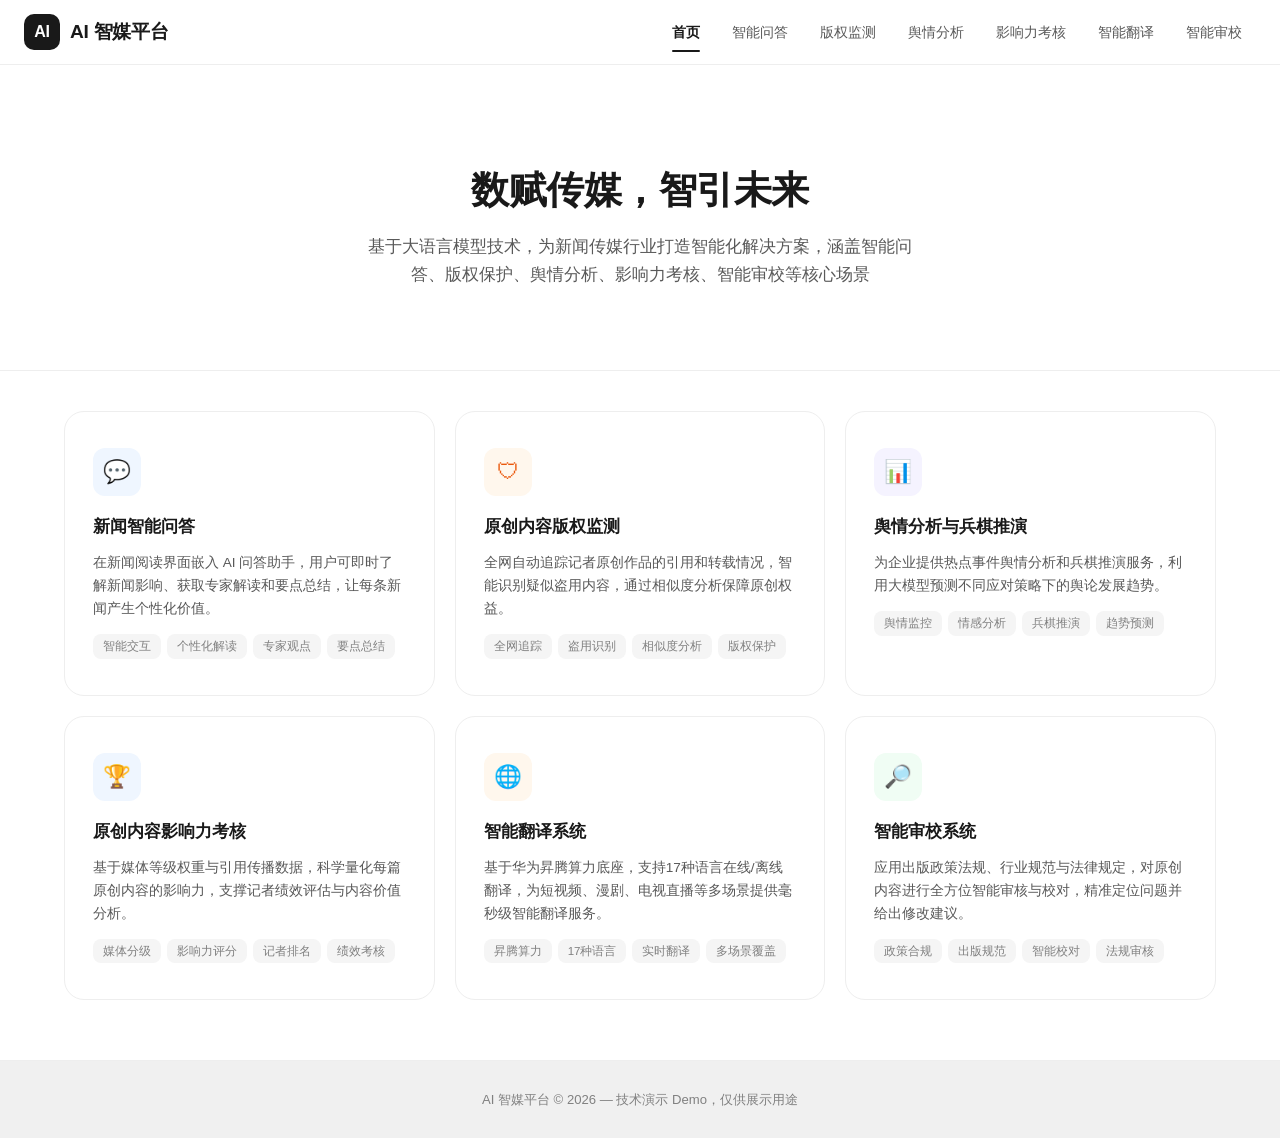
<file: index.html>
<!DOCTYPE html>
<html lang="zh-CN">
<head>
  <meta charset="UTF-8">
  <meta name="viewport" content="width=device-width, initial-scale=1.0">
  <title>AI 智媒平台 - 演示</title>
  <link rel="stylesheet" href="css/style.css">
</head>
<body>
  <nav class="navbar">
    <div class="navbar-inner">
      <a href="index.html" class="navbar-brand">
        <div class="logo-icon">AI</div>
        AI 智媒平台
      </a>
      <div class="navbar-links">
        <a href="index.html" class="active">首页</a>
        <a href="news-qa.html">智能问答</a>
        <a href="copyright.html">版权监测</a>
        <a href="opinion.html">舆情分析</a>
        <a href="influence.html">影响力考核</a>
        <a href="translation.html">智能翻译</a>
        <a href="proofreading.html">智能审校</a>
      </div>
    </div>
  </nav>

  <section class="hero">
    <h1>数赋传媒，智引未来</h1>
    <p>基于大语言模型技术，为新闻传媒行业打造智能化解决方案，涵盖智能问答、版权保护、舆情分析、影响力考核、智能审校等核心场景</p>
  </section>

  <section class="features">
    <a href="news-qa.html" class="feature-card">
      <div class="card-icon blue">&#x1F4AC;</div>
      <h3>新闻智能问答</h3>
      <p>在新闻阅读界面嵌入 AI 问答助手，用户可即时了解新闻影响、获取专家解读和要点总结，让每条新闻产生个性化价值。</p>
      <div class="card-tags">
        <span class="tag">智能交互</span>
        <span class="tag">个性化解读</span>
        <span class="tag">专家观点</span>
        <span class="tag">要点总结</span>
      </div>
    </a>
    <a href="copyright.html" class="feature-card">
      <div class="card-icon orange">&#x1F6E1;</div>
      <h3>原创内容版权监测</h3>
      <p>全网自动追踪记者原创作品的引用和转载情况，智能识别疑似盗用内容，通过相似度分析保障原创权益。</p>
      <div class="card-tags">
        <span class="tag">全网追踪</span>
        <span class="tag">盗用识别</span>
        <span class="tag">相似度分析</span>
        <span class="tag">版权保护</span>
      </div>
    </a>
    <a href="opinion.html" class="feature-card">
      <div class="card-icon purple">&#x1F4CA;</div>
      <h3>舆情分析与兵棋推演</h3>
      <p>为企业提供热点事件舆情分析和兵棋推演服务，利用大模型预测不同应对策略下的舆论发展趋势。</p>
      <div class="card-tags">
        <span class="tag">舆情监控</span>
        <span class="tag">情感分析</span>
        <span class="tag">兵棋推演</span>
        <span class="tag">趋势预测</span>
      </div>
    </a>
    <a href="influence.html" class="feature-card">
      <div class="card-icon blue">&#x1F3C6;</div>
      <h3>原创内容影响力考核</h3>
      <p>基于媒体等级权重与引用传播数据，科学量化每篇原创内容的影响力，支撑记者绩效评估与内容价值分析。</p>
      <div class="card-tags">
        <span class="tag">媒体分级</span>
        <span class="tag">影响力评分</span>
        <span class="tag">记者排名</span>
        <span class="tag">绩效考核</span>
      </div>
    </a>
    <a href="translation.html" class="feature-card">
      <div class="card-icon orange">&#x1F310;</div>
      <h3>智能翻译系统</h3>
      <p>基于华为昇腾算力底座，支持17种语言在线/离线翻译，为短视频、漫剧、电视直播等多场景提供毫秒级智能翻译服务。</p>
      <div class="card-tags">
        <span class="tag">昇腾算力</span>
        <span class="tag">17种语言</span>
        <span class="tag">实时翻译</span>
        <span class="tag">多场景覆盖</span>
      </div>
    </a>
    <a href="proofreading.html" class="feature-card">
      <div class="card-icon green">&#x1F50E;</div>
      <h3>智能审校系统</h3>
      <p>应用出版政策法规、行业规范与法律规定，对原创内容进行全方位智能审核与校对，精准定位问题并给出修改建议。</p>
      <div class="card-tags">
        <span class="tag">政策合规</span>
        <span class="tag">出版规范</span>
        <span class="tag">智能校对</span>
        <span class="tag">法规审核</span>
      </div>
    </a>
  </section>

  <footer class="footer">
    <p>AI 智媒平台 &copy; 2026 &mdash; 技术演示 Demo，仅供展示用途</p>
  </footer>
</body>
</html>
</file>
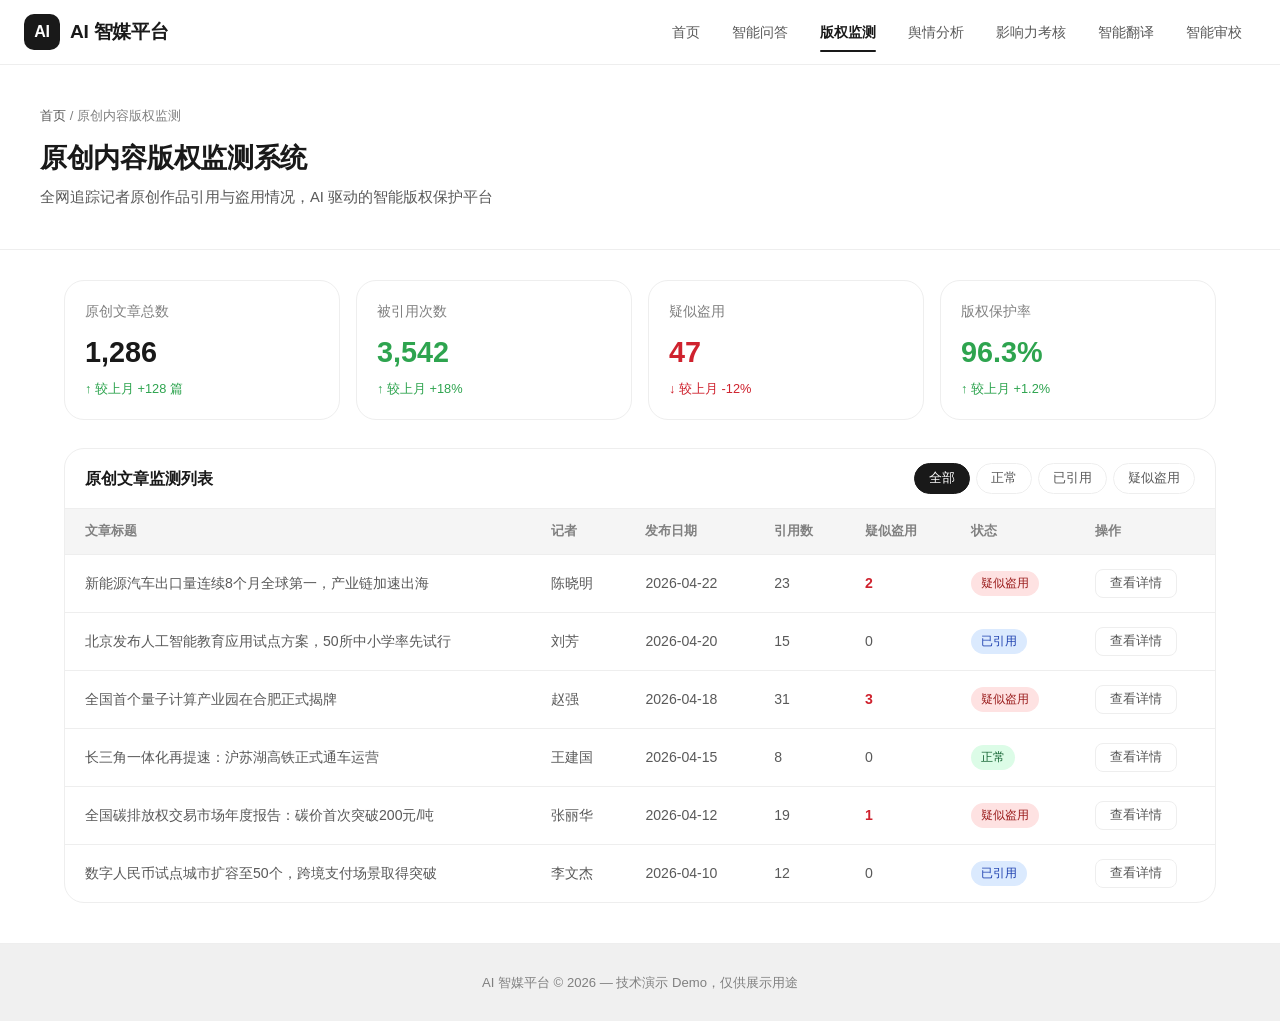
<file: copyright.html>
<!DOCTYPE html>
<html lang="zh-CN">
<head>
  <meta charset="UTF-8">
  <meta name="viewport" content="width=device-width, initial-scale=1.0">
  <title>原创内容版权监测 - AI 智媒平台</title>
  <link rel="stylesheet" href="css/style.css">
</head>
<body>
  <nav class="navbar">
    <div class="navbar-inner">
      <a href="index.html" class="navbar-brand">
        <div class="logo-icon">AI</div>
        AI 智媒平台
      </a>
      <div class="navbar-links">
        <a href="index.html">首页</a>
        <a href="news-qa.html">智能问答</a>
        <a href="copyright.html" class="active">版权监测</a>
        <a href="opinion.html">舆情分析</a>
        <a href="influence.html">影响力考核</a>
        <a href="translation.html">智能翻译</a>
        <a href="proofreading.html">智能审校</a>
      </div>
    </div>
  </nav>

  <div class="page-header">
    <div class="page-header-inner">
      <div class="breadcrumb"><a href="index.html">首页</a> / 原创内容版权监测</div>
      <h1>原创内容版权监测系统</h1>
      <p>全网追踪记者原创作品引用与盗用情况，AI 驱动的智能版权保护平台</p>
    </div>
  </div>

  <div class="dashboard">
    <div class="stats-grid">
      <div class="stat-card">
        <div class="stat-label">原创文章总数</div>
        <div class="stat-value" style="color:var(--primary)">1,286</div>
        <div class="stat-change up">&#x2191; 较上月 +128 篇</div>
      </div>
      <div class="stat-card">
        <div class="stat-label">被引用次数</div>
        <div class="stat-value" style="color:var(--success)">3,542</div>
        <div class="stat-change up">&#x2191; 较上月 +18%</div>
      </div>
      <div class="stat-card">
        <div class="stat-label">疑似盗用</div>
        <div class="stat-value" style="color:var(--danger)">47</div>
        <div class="stat-change down">&#x2193; 较上月 -12%</div>
      </div>
      <div class="stat-card">
        <div class="stat-label">版权保护率</div>
        <div class="stat-value" style="color:var(--success)">96.3%</div>
        <div class="stat-change up">&#x2191; 较上月 +1.2%</div>
      </div>
    </div>

    <div class="table-container">
      <div class="table-toolbar">
        <h3>原创文章监测列表</h3>
        <div class="filter-btns">
          <button class="filter-btn active" data-filter="all">全部</button>
          <button class="filter-btn" data-filter="normal">正常</button>
          <button class="filter-btn" data-filter="cited">已引用</button>
          <button class="filter-btn" data-filter="suspect">疑似盗用</button>
        </div>
      </div>
      <table class="data-table">
        <thead>
          <tr>
            <th>文章标题</th>
            <th>记者</th>
            <th>发布日期</th>
            <th>引用数</th>
            <th>疑似盗用</th>
            <th>状态</th>
            <th>操作</th>
          </tr>
        </thead>
        <tbody id="articleTableBody"></tbody>
      </table>
    </div>
  </div>

  <div class="modal-overlay" id="modalOverlay">
    <div class="modal">
      <div class="modal-header">
        <h3 id="modalTitle">文章详情</h3>
        <button class="modal-close" id="modalClose">&#x2715;</button>
      </div>
      <div class="modal-body" id="modalBody"></div>
    </div>
  </div>

  <footer class="footer">
    <p>AI 智媒平台 &copy; 2026 &mdash; 技术演示 Demo，仅供展示用途</p>
  </footer>
  <script src="js/copyright.js"></script>
</body>
</html>
</file>
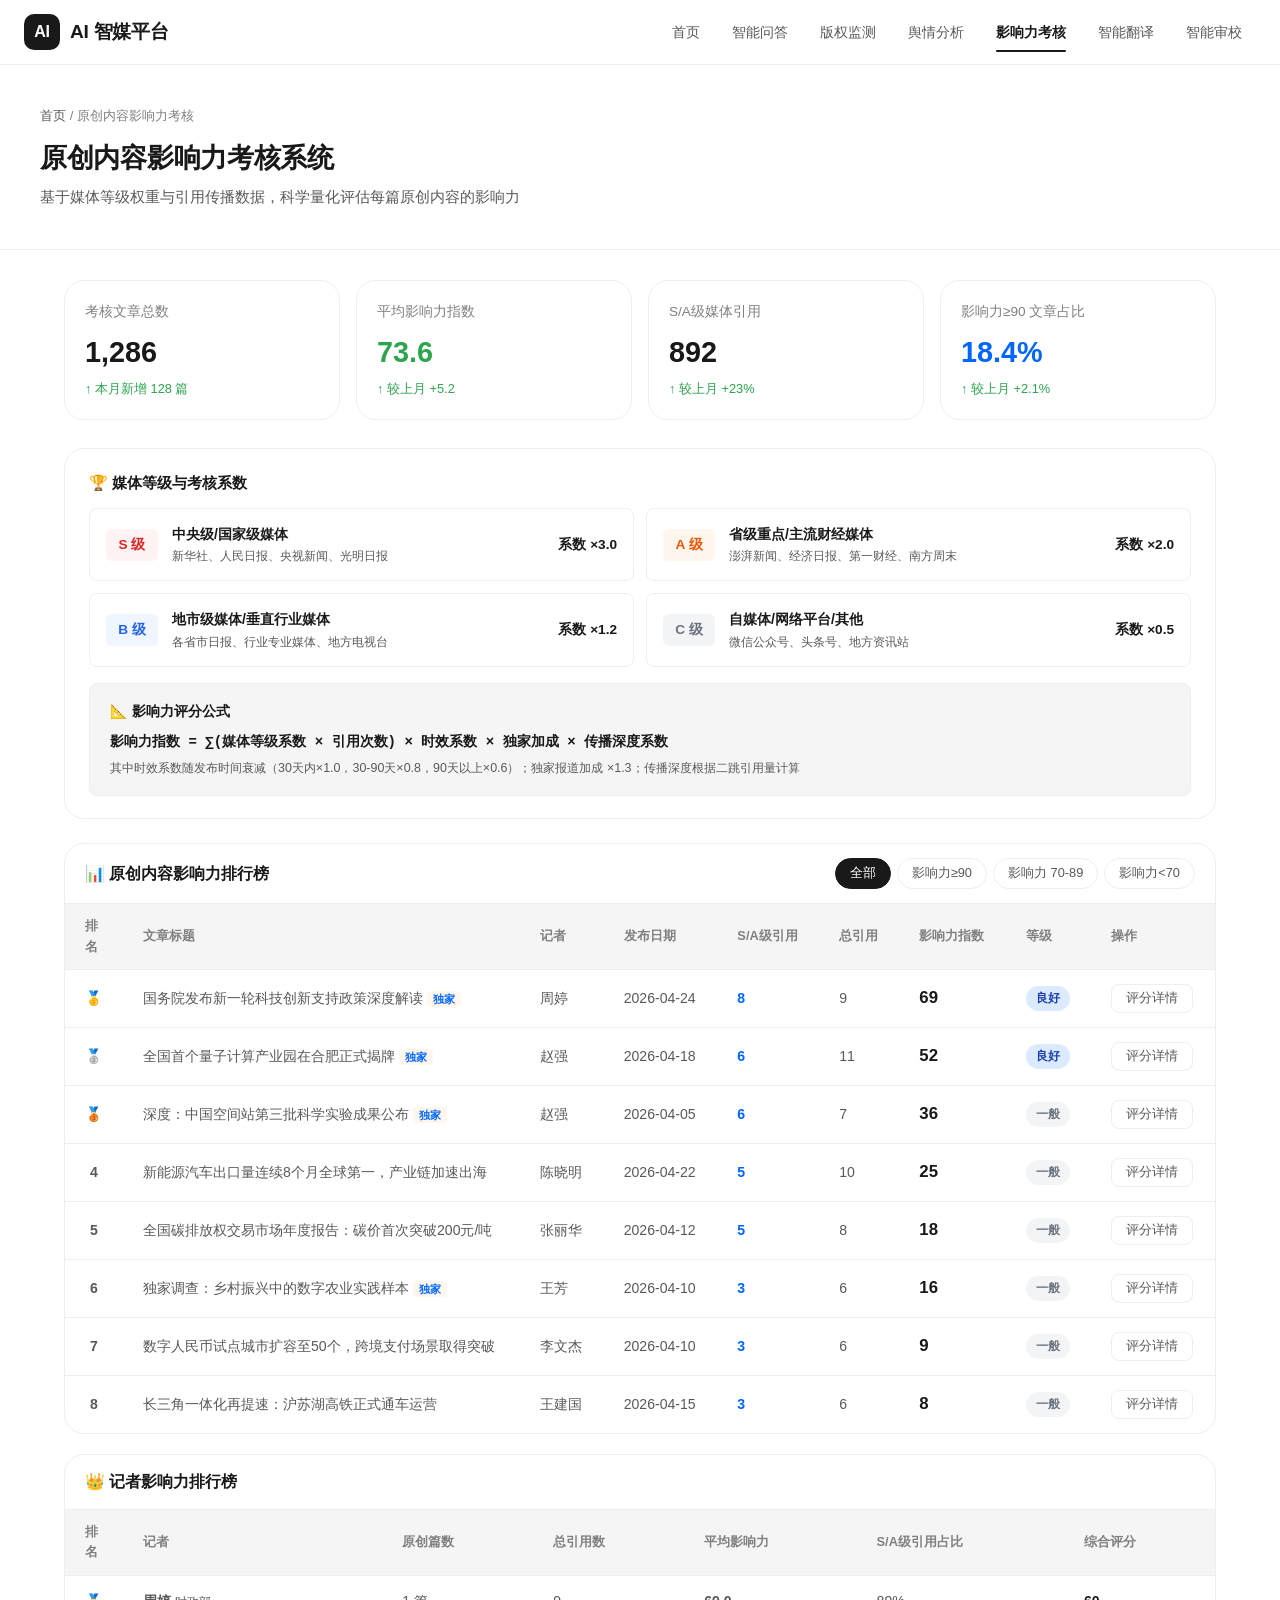
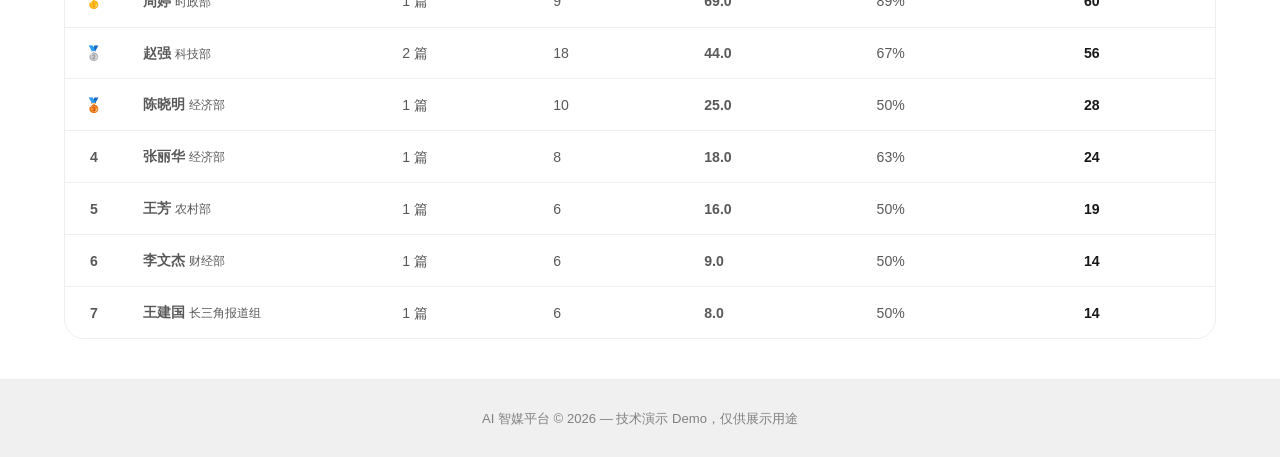
<file: influence.html>
<!DOCTYPE html>
<html lang="zh-CN">
<head>
  <meta charset="UTF-8">
  <meta name="viewport" content="width=device-width, initial-scale=1.0">
  <title>原创内容影响力考核 - AI 智媒平台</title>
  <link rel="stylesheet" href="css/style.css">
</head>
<body>
  <nav class="navbar">
    <div class="navbar-inner">
      <a href="index.html" class="navbar-brand">
        <div class="logo-icon">AI</div>
        AI 智媒平台
      </a>
      <div class="navbar-links">
        <a href="index.html">首页</a>
        <a href="news-qa.html">智能问答</a>
        <a href="copyright.html">版权监测</a>
        <a href="opinion.html">舆情分析</a>
        <a href="influence.html" class="active">影响力考核</a>
        <a href="translation.html">智能翻译</a>
        <a href="proofreading.html">智能审校</a>
      </div>
    </div>
  </nav>

  <div class="page-header">
    <div class="page-header-inner">
      <div class="breadcrumb"><a href="index.html">首页</a> / 原创内容影响力考核</div>
      <h1>原创内容影响力考核系统</h1>
      <p>基于媒体等级权重与引用传播数据，科学量化评估每篇原创内容的影响力</p>
    </div>
  </div>

  <div class="dashboard">

    <!-- Stats -->
    <div class="stats-grid" style="grid-template-columns:repeat(4,1fr)">
      <div class="stat-card">
        <div class="stat-label">考核文章总数</div>
        <div class="stat-value" style="color:var(--primary)">1,286</div>
        <div class="stat-change up">&#x2191; 本月新增 128 篇</div>
      </div>
      <div class="stat-card">
        <div class="stat-label">平均影响力指数</div>
        <div class="stat-value" style="color:var(--success)">73.6</div>
        <div class="stat-change up">&#x2191; 较上月 +5.2</div>
      </div>
      <div class="stat-card">
        <div class="stat-label">S/A级媒体引用</div>
        <div class="stat-value" style="color:var(--purple)">892</div>
        <div class="stat-change up">&#x2191; 较上月 +23%</div>
      </div>
      <div class="stat-card">
        <div class="stat-label">影响力&ge;90 文章占比</div>
        <div class="stat-value" style="color:var(--accent)">18.4%</div>
        <div class="stat-change up">&#x2191; 较上月 +2.1%</div>
      </div>
    </div>

    <!-- Media Tier Legend -->
    <div class="tier-legend-card">
      <h3 style="font-size:0.95rem;margin-bottom:12px">&#x1F3C6; 媒体等级与考核系数</h3>
      <div class="tier-grid">
        <div class="tier-item tier-s">
          <div class="tier-badge">S 级</div>
          <div class="tier-info">
            <div class="tier-name">中央级/国家级媒体</div>
            <div class="tier-examples">新华社、人民日报、央视新闻、光明日报</div>
          </div>
          <div class="tier-coeff">系数 &times;3.0</div>
        </div>
        <div class="tier-item tier-a">
          <div class="tier-badge">A 级</div>
          <div class="tier-info">
            <div class="tier-name">省级重点/主流财经媒体</div>
            <div class="tier-examples">澎湃新闻、经济日报、第一财经、南方周末</div>
          </div>
          <div class="tier-coeff">系数 &times;2.0</div>
        </div>
        <div class="tier-item tier-b">
          <div class="tier-badge">B 级</div>
          <div class="tier-info">
            <div class="tier-name">地市级媒体/垂直行业媒体</div>
            <div class="tier-examples">各省市日报、行业专业媒体、地方电视台</div>
          </div>
          <div class="tier-coeff">系数 &times;1.2</div>
        </div>
        <div class="tier-item tier-c">
          <div class="tier-badge">C 级</div>
          <div class="tier-info">
            <div class="tier-name">自媒体/网络平台/其他</div>
            <div class="tier-examples">微信公众号、头条号、地方资讯站</div>
          </div>
          <div class="tier-coeff">系数 &times;0.5</div>
        </div>
      </div>
      <div class="formula-box">
        <div class="formula-title">&#x1F4D0; 影响力评分公式</div>
        <div class="formula-text">影响力指数 = &sum;(媒体等级系数 &times; 引用次数) &times; 时效系数 &times; 独家加成 &times; 传播深度系数</div>
        <div class="formula-desc">其中时效系数随发布时间衰减（30天内&times;1.0，30-90天&times;0.8，90天以上&times;0.6）；独家报道加成 &times;1.3；传播深度根据二跳引用量计算</div>
      </div>
    </div>

    <!-- Ranking Table -->
    <div class="table-container">
      <div class="table-toolbar">
        <h3>&#x1F4CA; 原创内容影响力排行榜</h3>
        <div class="filter-btns">
          <button class="filter-btn active" data-filter="all">全部</button>
          <button class="filter-btn" data-filter="90">影响力&ge;90</button>
          <button class="filter-btn" data-filter="70">影响力 70-89</button>
          <button class="filter-btn" data-filter="low">影响力&lt;70</button>
        </div>
      </div>
      <table class="data-table">
        <thead>
          <tr>
            <th style="width:50px">排名</th>
            <th>文章标题</th>
            <th>记者</th>
            <th>发布日期</th>
            <th>S/A级引用</th>
            <th>总引用</th>
            <th>影响力指数</th>
            <th>等级</th>
            <th>操作</th>
          </tr>
        </thead>
        <tbody id="rankTableBody"></tbody>
      </table>
    </div>

    <!-- Journalist Leaderboard -->
    <div class="table-container" style="margin-top:20px">
      <div class="table-toolbar">
        <h3>&#x1F451; 记者影响力排行榜</h3>
      </div>
      <table class="data-table">
        <thead>
          <tr>
            <th style="width:50px">排名</th>
            <th>记者</th>
            <th>原创篇数</th>
            <th>总引用数</th>
            <th>平均影响力</th>
            <th>S/A级引用占比</th>
            <th>综合评分</th>
          </tr>
        </thead>
        <tbody id="journalistTableBody"></tbody>
      </table>
    </div>
  </div>

  <!-- Detail Modal -->
  <div class="modal-overlay" id="modalOverlay">
    <div class="modal" style="max-width:880px">
      <div class="modal-header">
        <h3 id="modalTitle">影响力详情</h3>
        <button class="modal-close" id="modalClose">&#x2715;</button>
      </div>
      <div class="modal-body" id="modalBody"></div>
    </div>
  </div>

  <footer class="footer">
    <p>AI 智媒平台 &copy; 2026 &mdash; 技术演示 Demo，仅供展示用途</p>
  </footer>
  <script src="js/influence.js"></script>
</body>
</html>
</file>
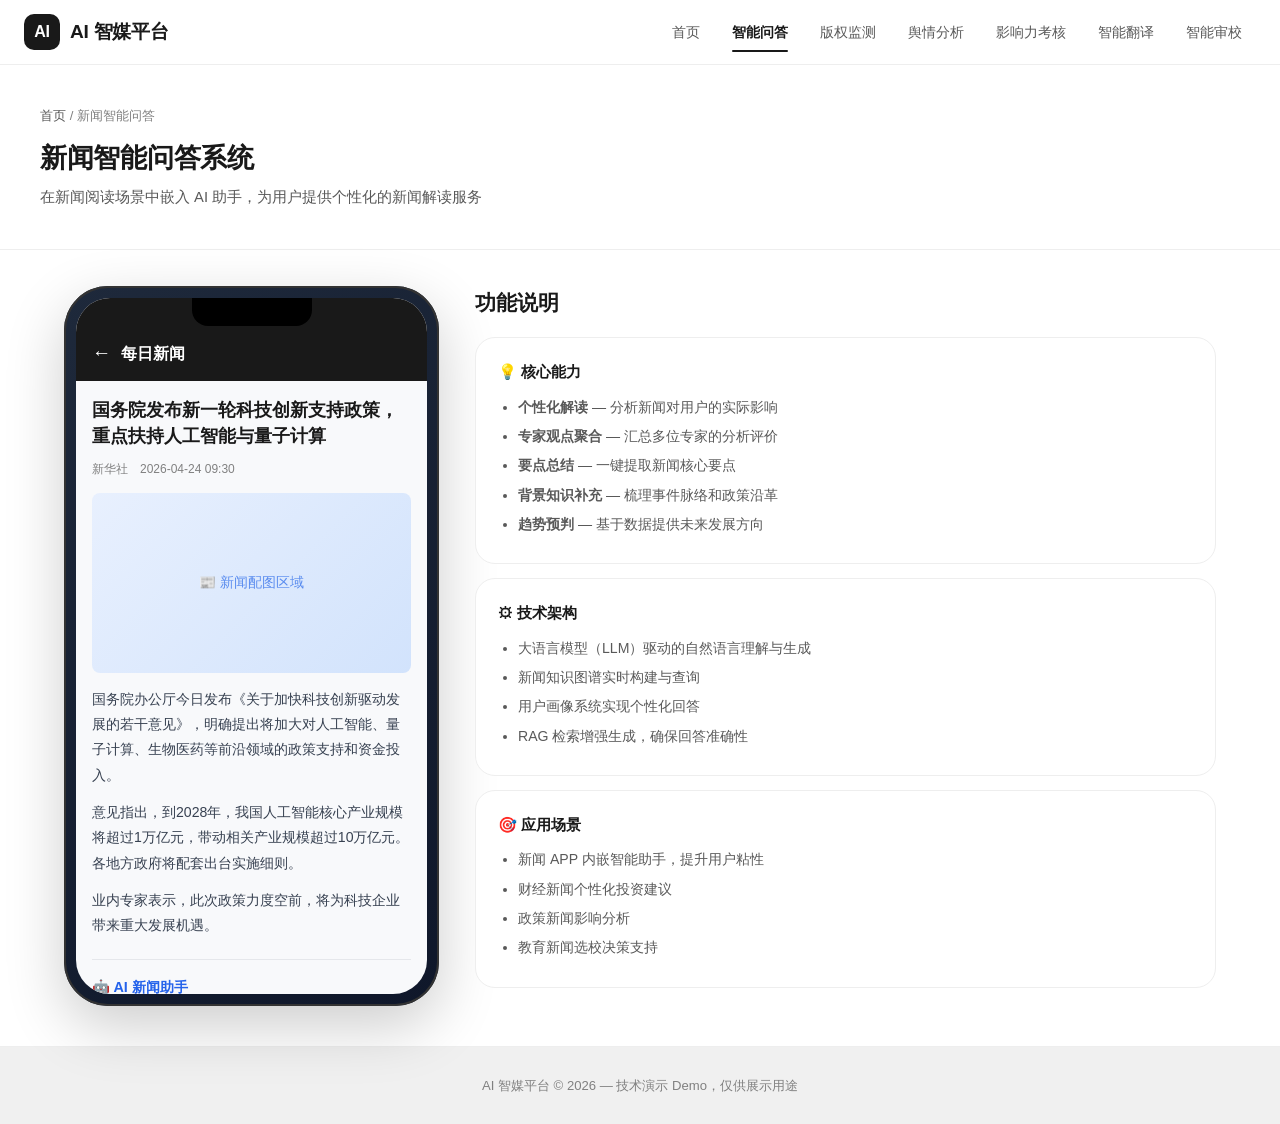
<file: news-qa.html>
<!DOCTYPE html>
<html lang="zh-CN">
<head>
  <meta charset="UTF-8">
  <meta name="viewport" content="width=device-width, initial-scale=1.0">
  <title>新闻智能问答 - AI 智媒平台</title>
  <link rel="stylesheet" href="css/style.css">
</head>
<body>
  <nav class="navbar">
    <div class="navbar-inner">
      <a href="index.html" class="navbar-brand">
        <div class="logo-icon">AI</div>
        AI 智媒平台
      </a>
      <div class="navbar-links">
        <a href="index.html">首页</a>
        <a href="news-qa.html" class="active">智能问答</a>
        <a href="copyright.html">版权监测</a>
        <a href="opinion.html">舆情分析</a>
        <a href="influence.html">影响力考核</a>
        <a href="translation.html">智能翻译</a>
        <a href="proofreading.html">智能审校</a>
      </div>
    </div>
  </nav>

  <div class="page-header">
    <div class="page-header-inner">
      <div class="breadcrumb"><a href="index.html">首页</a> / 新闻智能问答</div>
      <h1>新闻智能问答系统</h1>
      <p>在新闻阅读场景中嵌入 AI 助手，为用户提供个性化的新闻解读服务</p>
    </div>
  </div>

  <div class="demo-layout">
    <div class="phone-wrapper">
      <div class="phone-frame">
        <div class="phone-screen">
          <div class="app-header">
            <span class="back-btn">&#8592;</span>
            每日新闻
          </div>
          <div class="news-scroll" id="newsScroll">
            <div class="news-article">
              <div class="news-title">国务院发布新一轮科技创新支持政策，重点扶持人工智能与量子计算</div>
              <div class="news-meta">
                <span>新华社</span>
                <span>2026-04-24 09:30</span>
              </div>
              <div class="news-image">&#x1F4F0; 新闻配图区域</div>
              <div class="news-body">
                <p>国务院办公厅今日发布《关于加快科技创新驱动发展的若干意见》，明确提出将加大对人工智能、量子计算、生物医药等前沿领域的政策支持和资金投入。</p>
                <p>意见指出，到2028年，我国人工智能核心产业规模将超过1万亿元，带动相关产业规模超过10万亿元。各地方政府将配套出台实施细则。</p>
                <p>业内专家表示，此次政策力度空前，将为科技企业带来重大发展机遇。</p>
              </div>
              <div class="ai-section">
                <div class="ai-title">&#x1F916; AI 新闻助手</div>
                <div class="quick-questions">
                  <button class="quick-btn" data-q="这条新闻对我有什么影响？">对我有什么影响？</button>
                  <button class="quick-btn" data-q="专家怎么看？">专家观点</button>
                  <button class="quick-btn" data-q="帮我总结一下要点">要点总结</button>
                  <button class="quick-btn" data-q="相关背景是什么？">相关背景</button>
                  <button class="quick-btn" data-q="未来发展趋势如何？">未来趋势</button>
                </div>
                <div class="chat-messages" id="chatMessages"></div>
                <div class="chat-input-row">
                  <input type="text" id="chatInput" placeholder="输入你的问题...">
                  <button id="sendBtn">&#x27A4;</button>
                </div>
              </div>
            </div>
          </div>
        </div>
      </div>
    </div>

    <div class="info-panel">
      <h2>功能说明</h2>
      <div class="info-card">
        <h4>&#x1F4A1; 核心能力</h4>
        <ul>
          <li><strong>个性化解读</strong> — 分析新闻对用户的实际影响</li>
          <li><strong>专家观点聚合</strong> — 汇总多位专家的分析评价</li>
          <li><strong>要点总结</strong> — 一键提取新闻核心要点</li>
          <li><strong>背景知识补充</strong> — 梳理事件脉络和政策沿革</li>
          <li><strong>趋势预判</strong> — 基于数据提供未来发展方向</li>
        </ul>
      </div>
      <div class="info-card">
        <h4>&#x2699; 技术架构</h4>
        <ul>
          <li>大语言模型（LLM）驱动的自然语言理解与生成</li>
          <li>新闻知识图谱实时构建与查询</li>
          <li>用户画像系统实现个性化回答</li>
          <li>RAG 检索增强生成，确保回答准确性</li>
        </ul>
      </div>
      <div class="info-card">
        <h4>&#x1F3AF; 应用场景</h4>
        <ul>
          <li>新闻 APP 内嵌智能助手，提升用户粘性</li>
          <li>财经新闻个性化投资建议</li>
          <li>政策新闻影响分析</li>
          <li>教育新闻选校决策支持</li>
        </ul>
      </div>
    </div>
  </div>

  <footer class="footer">
    <p>AI 智媒平台 &copy; 2026 &mdash; 技术演示 Demo，仅供展示用途</p>
  </footer>
  <script src="js/news-qa.js"></script>
</body>
</html>
</file>
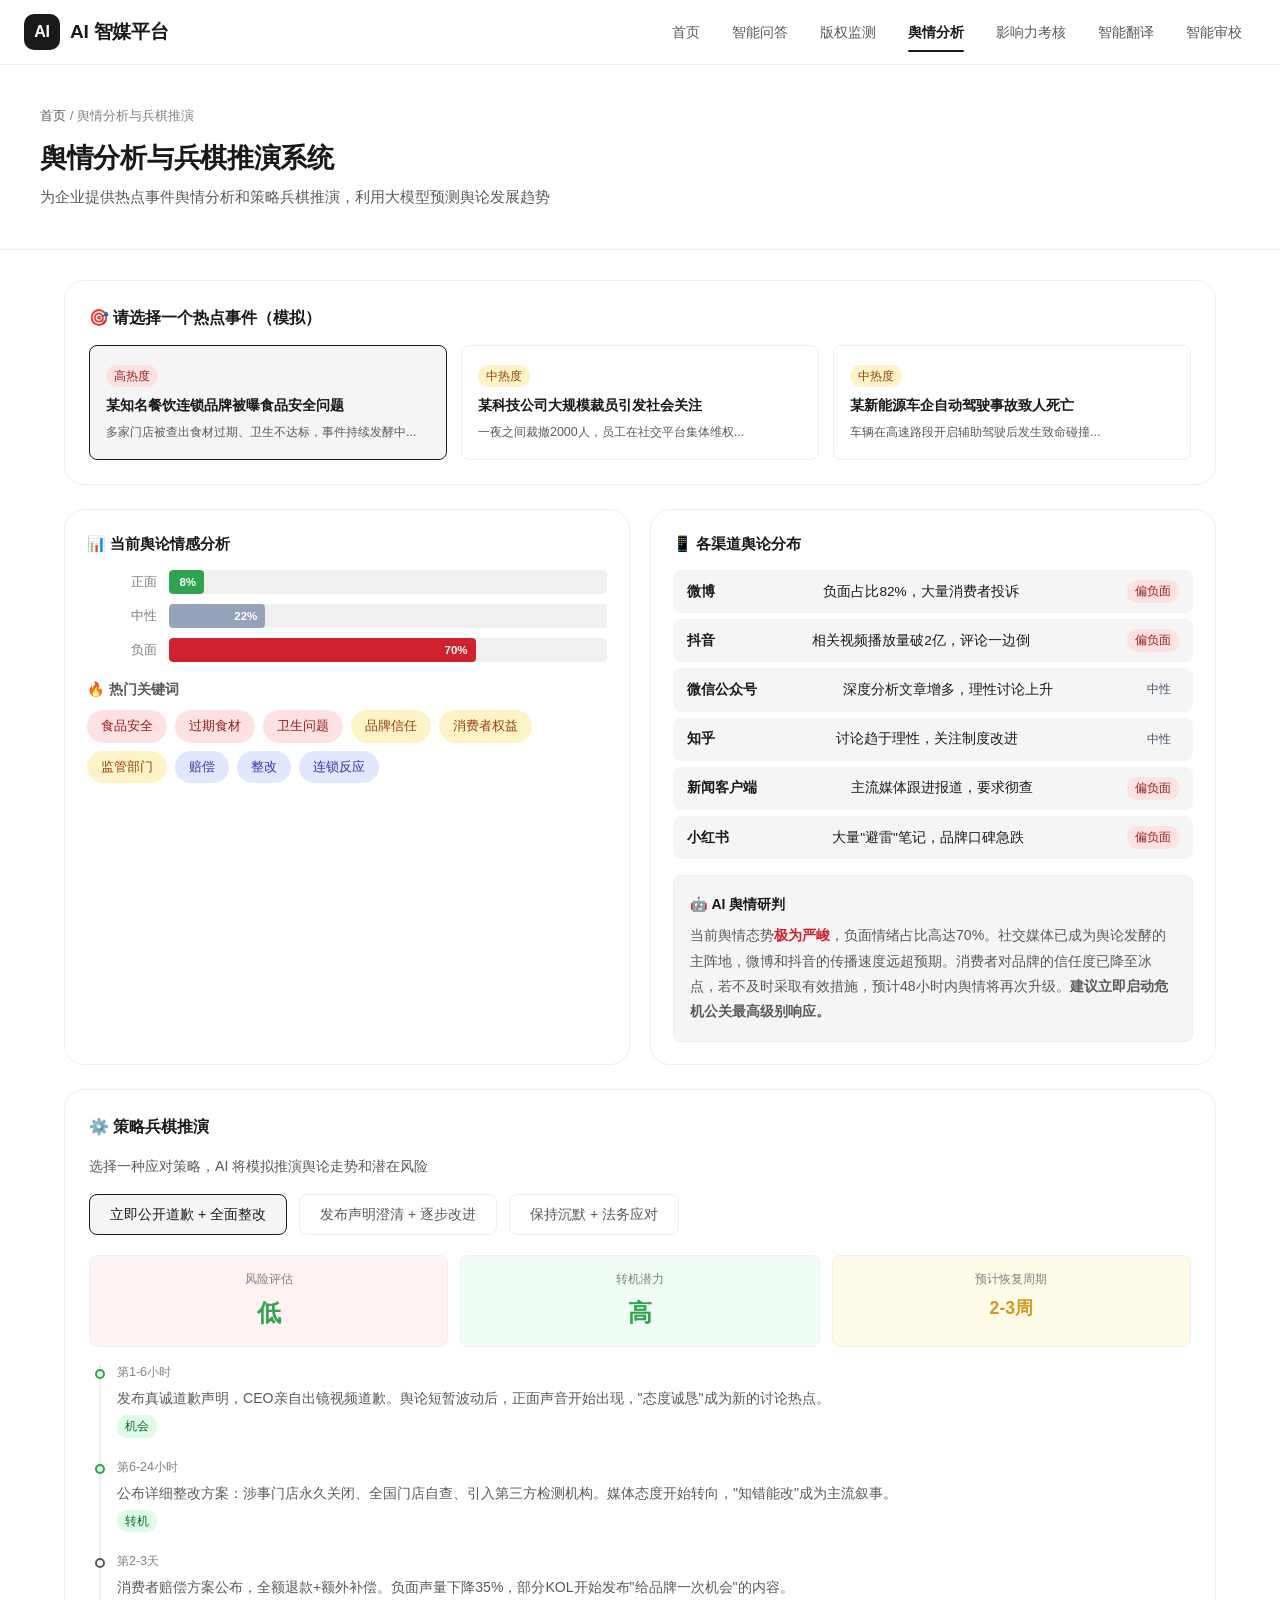
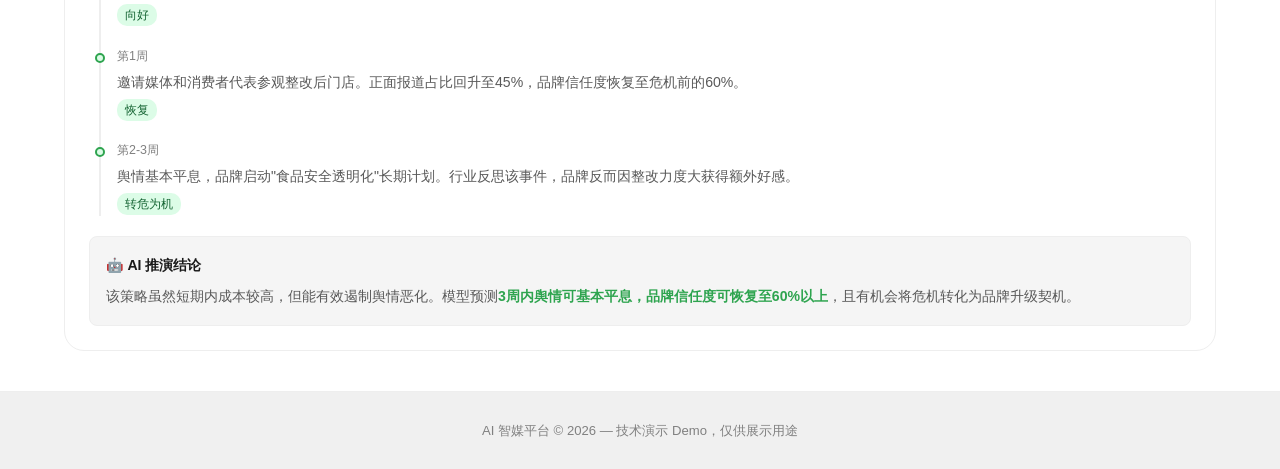
<file: opinion.html>
<!DOCTYPE html>
<html lang="zh-CN">
<head>
  <meta charset="UTF-8">
  <meta name="viewport" content="width=device-width, initial-scale=1.0">
  <title>舆情分析与兵棋推演 - AI 智媒平台</title>
  <link rel="stylesheet" href="css/style.css">
</head>
<body>
  <nav class="navbar">
    <div class="navbar-inner">
      <a href="index.html" class="navbar-brand">
        <div class="logo-icon">AI</div>
        AI 智媒平台
      </a>
      <div class="navbar-links">
        <a href="index.html">首页</a>
        <a href="news-qa.html">智能问答</a>
        <a href="copyright.html">版权监测</a>
        <a href="opinion.html" class="active">舆情分析</a>
        <a href="influence.html">影响力考核</a>
        <a href="translation.html">智能翻译</a>
        <a href="proofreading.html">智能审校</a>
      </div>
    </div>
  </nav>

  <div class="page-header">
    <div class="page-header-inner">
      <div class="breadcrumb"><a href="index.html">首页</a> / 舆情分析与兵棋推演</div>
      <h1>舆情分析与兵棋推演系统</h1>
      <p>为企业提供热点事件舆情分析和策略兵棋推演，利用大模型预测舆论发展趋势</p>
    </div>
  </div>

  <div class="opinion-layout">

    <!-- Step 1: Select Event -->
    <div class="event-selector">
      <h3>&#x1F3AF; 请选择一个热点事件（模拟）</h3>
      <div class="event-cards" id="eventCards">
        <div class="event-card active" data-event="0">
          <span class="event-tag">高热度</span>
          <h4>某知名餐饮连锁品牌被曝食品安全问题</h4>
          <p>多家门店被查出食材过期、卫生不达标，事件持续发酵中...</p>
        </div>
        <div class="event-card" data-event="1">
          <span class="event-tag medium">中热度</span>
          <h4>某科技公司大规模裁员引发社会关注</h4>
          <p>一夜之间裁撤2000人，员工在社交平台集体维权...</p>
        </div>
        <div class="event-card" data-event="2">
          <span class="event-tag medium">中热度</span>
          <h4>某新能源车企自动驾驶事故致人死亡</h4>
          <p>车辆在高速路段开启辅助驾驶后发生致命碰撞...</p>
        </div>
      </div>
    </div>

    <!-- Step 2: Analysis Result -->
    <div class="analysis-grid" id="analysisPanel">
      <!-- Left: Sentiment -->
      <div class="analysis-card">
        <h3>&#x1F4CA; 当前舆论情感分析</h3>
        <div id="sentimentChart" class="sentiment-chart"></div>
        <div style="margin-top:16px">
          <h4 style="font-size:0.88rem;color:var(--text-secondary);margin-bottom:8px">&#x1F525; 热门关键词</h4>
          <div id="keywordCloud" class="keyword-cloud"></div>
        </div>
      </div>

      <!-- Right: Media breakdown -->
      <div class="analysis-card">
        <h3>&#x1F4F1; 各渠道舆论分布</h3>
        <div id="mediaList" class="media-list"></div>
        <div class="ai-summary" id="aiSummary" style="margin-top:16px"></div>
      </div>
    </div>

    <!-- Step 3: Wargame -->
    <div class="wargame-section">
      <h3>&#x2699;&#xFE0F; 策略兵棋推演</h3>
      <p style="font-size:0.88rem;color:var(--text-secondary);margin-bottom:16px">选择一种应对策略，AI 将模拟推演舆论走势和潜在风险</p>
      <div class="action-selector" id="actionSelector">
        <button class="action-btn active" data-action="0">立即公开道歉 + 全面整改</button>
        <button class="action-btn" data-action="1">发布声明澄清 + 逐步改进</button>
        <button class="action-btn" data-action="2">保持沉默 + 法务应对</button>
      </div>

      <div class="score-cards" id="scoreCards"></div>

      <div class="wargame-result show" id="wargameResult">
        <div id="timeline" class="timeline"></div>
        <div class="ai-summary" id="wargameSummary" style="margin-top:20px"></div>
      </div>
    </div>

  </div>

  <footer class="footer">
    <p>AI 智媒平台 &copy; 2026 &mdash; 技术演示 Demo，仅供展示用途</p>
  </footer>
  <script src="js/opinion.js"></script>
</body>
</html>
</file>
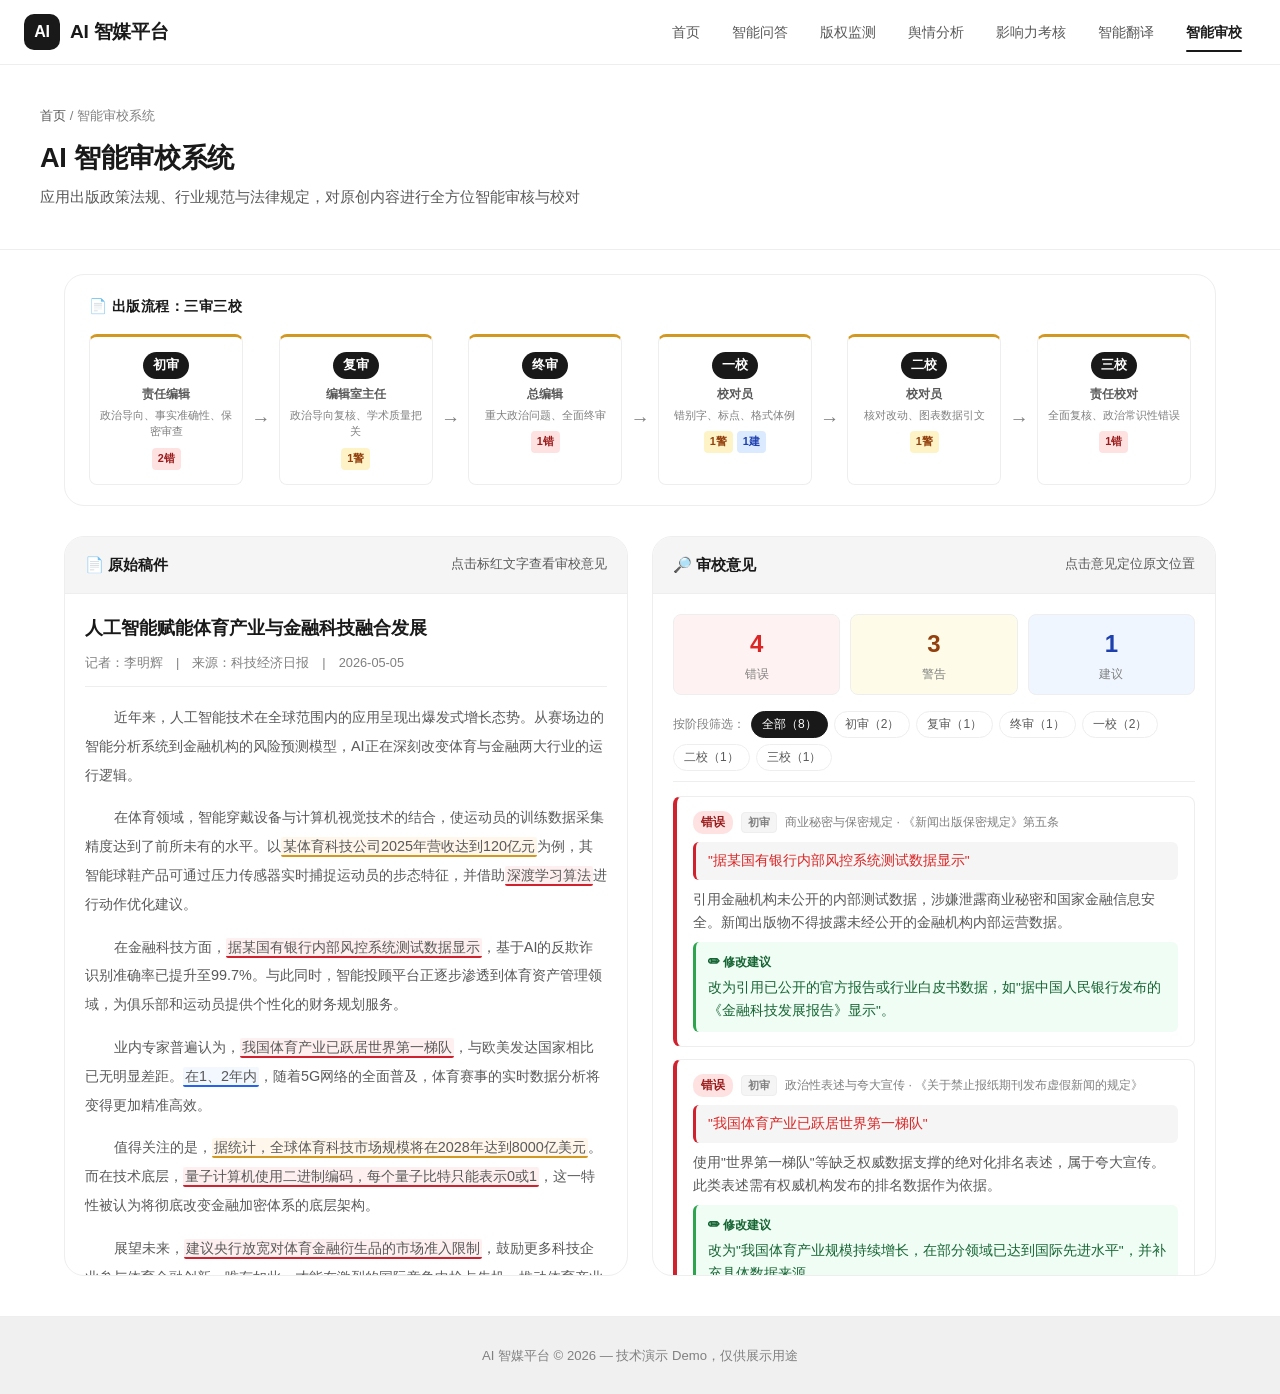
<file: proofreading.html>
<!DOCTYPE html>
<html lang="zh-CN">
<head>
  <meta charset="UTF-8">
  <meta name="viewport" content="width=device-width, initial-scale=1.0">
  <title>智能审校系统 - AI 智媒平台</title>
  <link rel="stylesheet" href="css/style.css">
</head>
<body>

  <nav class="navbar">
    <div class="navbar-inner">
      <a href="index.html" class="navbar-brand">
        <div class="logo-icon">AI</div>
        AI 智媒平台
      </a>
      <div class="navbar-links">
        <a href="index.html">首页</a>
        <a href="news-qa.html">智能问答</a>
        <a href="copyright.html">版权监测</a>
        <a href="opinion.html">舆情分析</a>
        <a href="influence.html">影响力考核</a>
        <a href="translation.html">智能翻译</a>
        <a href="proofreading.html" class="active">智能审校</a>
      </div>
    </div>
  </nav>

  <div class="page-header">
    <div class="page-header-inner">
      <div class="breadcrumb"><a href="index.html">首页</a> / 智能审校系统</div>
      <h1>AI 智能审校系统</h1>
      <p>应用出版政策法规、行业规范与法律规定，对原创内容进行全方位智能审核与校对</p>
    </div>
  </div>

  <div class="workflow-bar" id="workflowBar"></div>

  <div class="proofreading-layout">

    <!-- Left: Original Content -->
    <div class="proof-col">
      <div class="proof-col-header">
        <h3>&#x1F4C4; 原始稿件</h3>
        <span style="font-size:0.8rem;color:var(--text-secondary);">点击标红文字查看审校意见</span>
      </div>
      <div class="proof-col-body" id="articleBody">
        <div class="proof-article-title">人工智能赋能体育产业与金融科技融合发展</div>
        <div class="proof-article-meta">
          记者：李明辉　|　来源：科技经济日报　|　2026-05-05
        </div>
        <div class="proof-article-body">
          <p>近年来，人工智能技术在全球范围内的应用呈现出爆发式增长态势。从赛场边的智能分析系统到金融机构的风险预测模型，AI正在深刻改变体育与金融两大行业的运行逻辑。</p>
          <p>在体育领域，智能穿戴设备与计算机视觉技术的结合，使运动员的训练数据采集精度达到了前所未有的水平。以<span class="hl-warning" data-id="5">某体育科技公司2025年营收达到120亿元</span>为例，其智能球鞋产品可通过压力传感器实时捕捉运动员的步态特征，并借助<span class="hl-error" data-id="3">深渡学习算法</span>进行动作优化建议。</p>
          <p>在金融科技方面，<span class="hl-error" data-id="1">据某国有银行内部风控系统测试数据显示</span>，基于AI的反欺诈识别准确率已提升至99.7%。与此同时，智能投顾平台正逐步渗透到体育资产管理领域，为俱乐部和运动员提供个性化的财务规划服务。</p>
          <p>业内专家普遍认为，<span class="hl-error" data-id="2">我国体育产业已跃居世界第一梯队</span>，与欧美发达国家相比已无明显差距。<span class="hl-suggestion" data-id="4">在1、2年内</span>，随着5G网络的全面普及，体育赛事的实时数据分析将变得更加精准高效。</p>
          <p>值得关注的是，<span class="hl-warning" data-id="6">据统计，全球体育科技市场规模将在2028年达到8000亿美元</span>。而在技术底层，<span class="hl-error" data-id="7">量子计算机使用二进制编码，每个量子比特只能表示0或1</span>，这一特性被认为将彻底改变金融加密体系的底层架构。</p>
          <p>展望未来，<span class="hl-error" data-id="8">建议央行放宽对体育金融衍生品的市场准入限制</span>，鼓励更多科技企业参与体育金融创新。唯有如此，才能在激烈的国际竞争中抢占先机，推动体育产业与金融科技的高质量融合发展。</p>
        </div>
      </div>
    </div>

    <!-- Right: Review Comments -->
    <div class="proof-col">
      <div class="proof-col-header">
        <h3>&#x1F50E; 审校意见</h3>
        <span style="font-size:0.8rem;color:var(--text-secondary);">点击意见定位原文位置</span>
      </div>
      <div class="proof-col-body" id="reviewBody">
        <div class="proof-summary">
          <div class="proof-summary-item error">
            <div class="count">4</div>
            <div class="label">错误</div>
          </div>
          <div class="proof-summary-item warning">
            <div class="count">3</div>
            <div class="label">警告</div>
          </div>
          <div class="proof-summary-item suggestion">
            <div class="count">1</div>
            <div class="label">建议</div>
          </div>
        </div>
        <div class="stage-filter" id="stageFilter"></div>
        <div class="review-list" id="reviewList">
          <!-- 由 JS 动态渲染 -->
        </div>
      </div>
    </div>

  </div>

  <footer class="footer">
    <p>AI 智媒平台 &copy; 2026 &mdash; 技术演示 Demo，仅供展示用途</p>
  </footer>

  <script src="js/proofreading.js"></script>
</body>
</html>
</file>
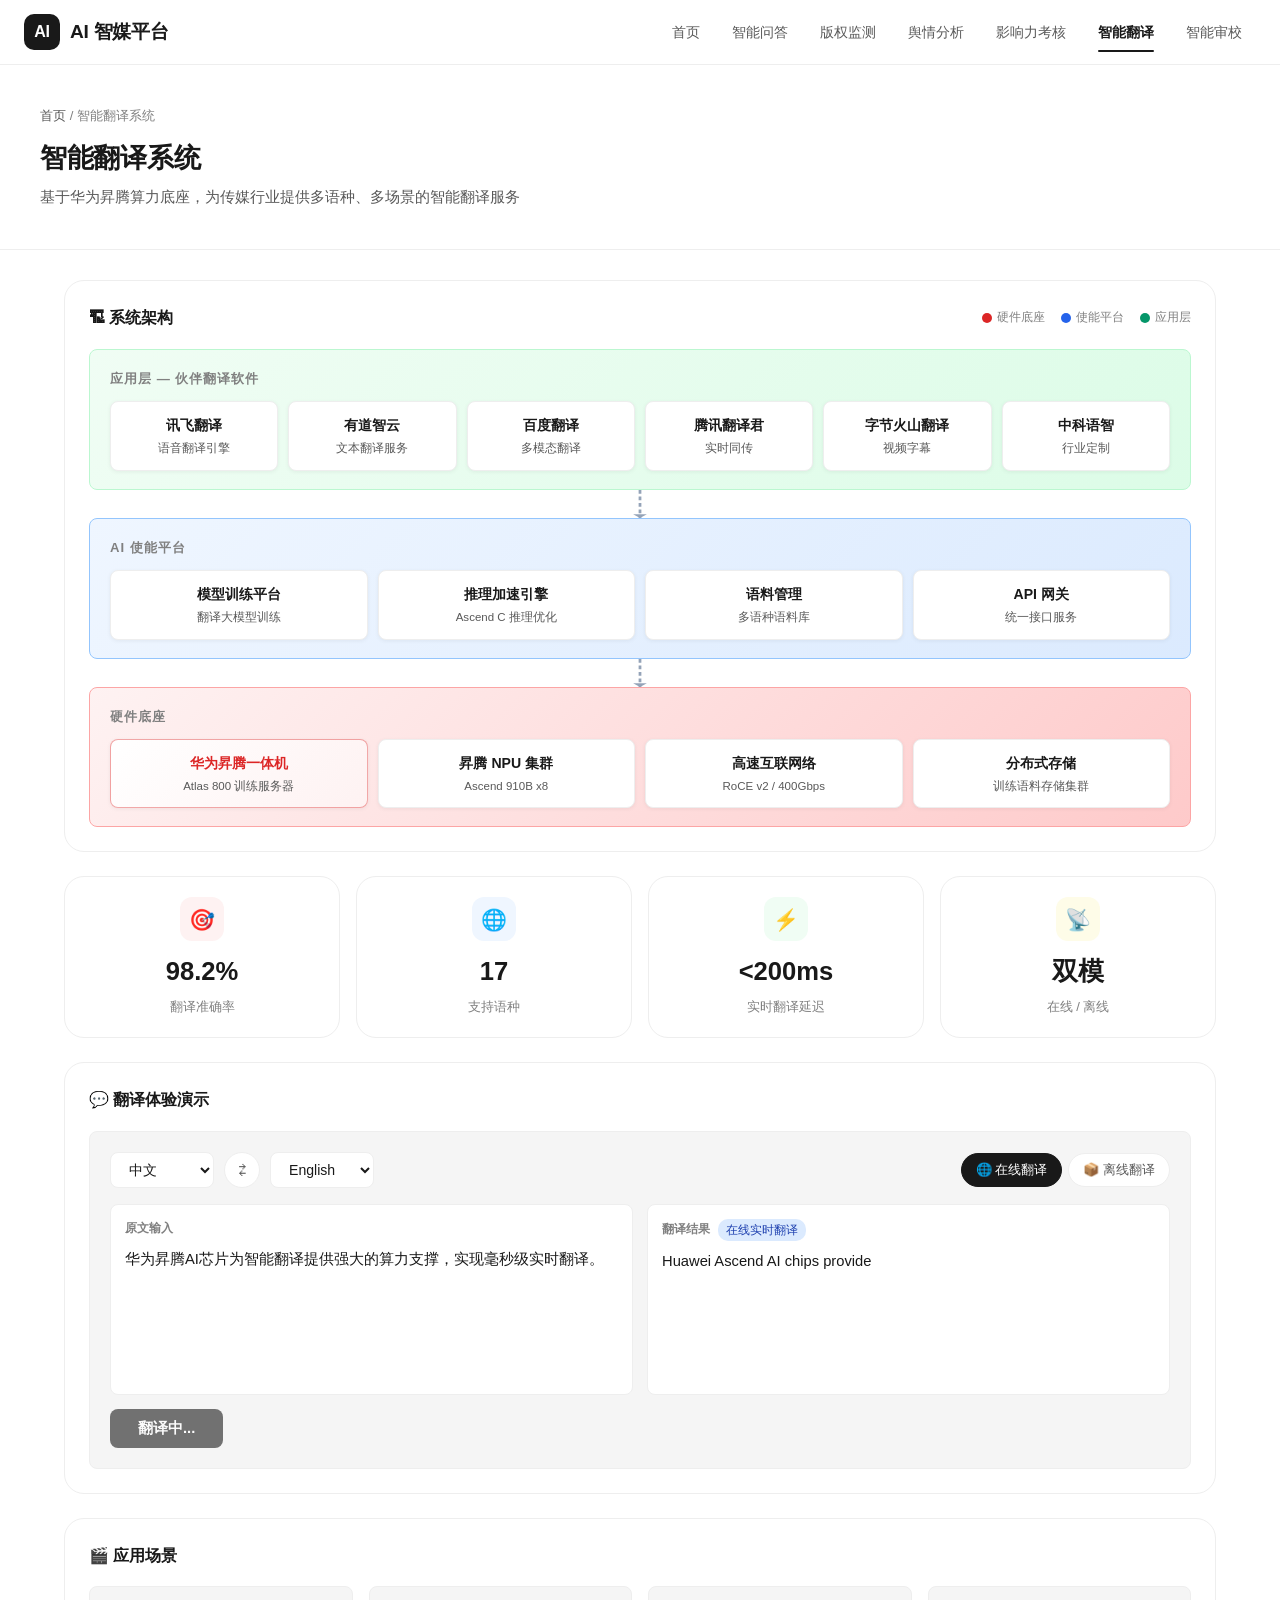
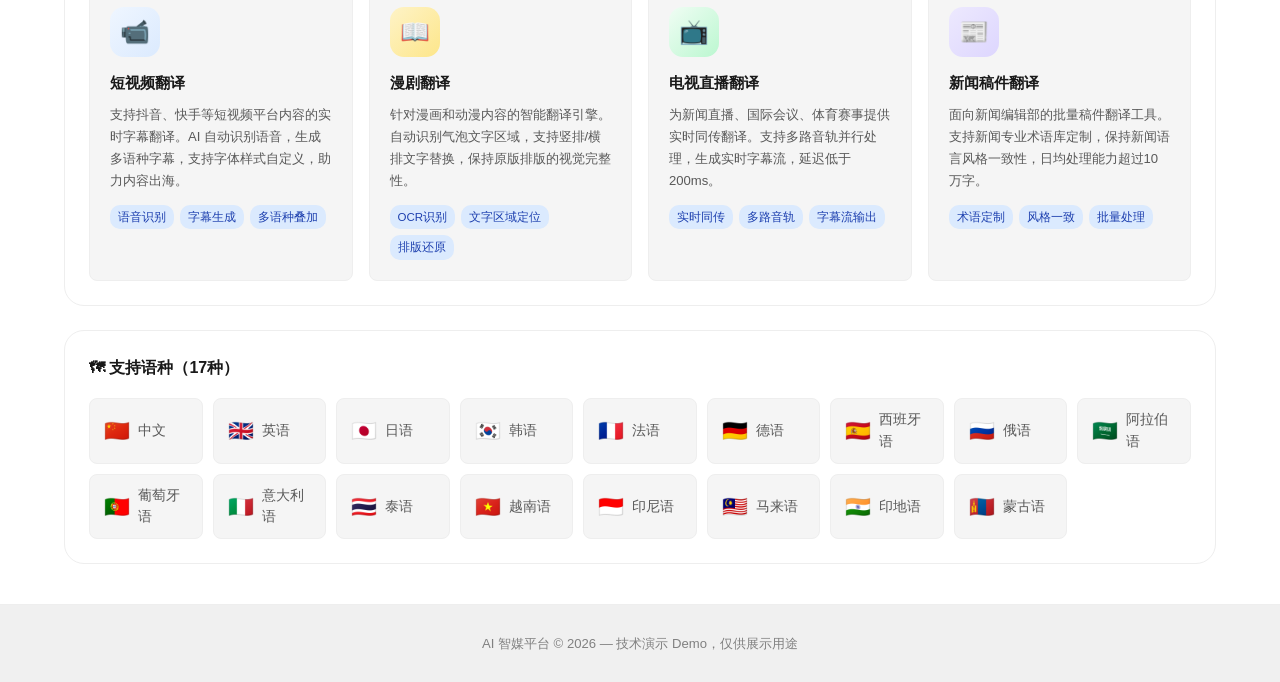
<file: translation.html>
<!DOCTYPE html>
<html lang="zh-CN">
<head>
  <meta charset="UTF-8">
  <meta name="viewport" content="width=device-width, initial-scale=1.0">
  <title>智能翻译系统 - AI 智媒平台</title>
  <link rel="stylesheet" href="css/style.css">
</head>
<body>
  <nav class="navbar">
    <div class="navbar-inner">
      <a href="index.html" class="navbar-brand">
        <div class="logo-icon">AI</div>
        AI 智媒平台
      </a>
      <div class="navbar-links">
        <a href="index.html">首页</a>
        <a href="news-qa.html">智能问答</a>
        <a href="copyright.html">版权监测</a>
        <a href="opinion.html">舆情分析</a>
        <a href="influence.html">影响力考核</a>
        <a href="translation.html" class="active">智能翻译</a>
        <a href="proofreading.html">智能审校</a>
      </div>
    </div>
  </nav>

  <div class="page-header">
    <div class="page-header-inner">
      <div class="breadcrumb"><a href="index.html">首页</a> / 智能翻译系统</div>
      <h1>智能翻译系统</h1>
      <p>基于华为昇腾算力底座，为传媒行业提供多语种、多场景的智能翻译服务</p>
    </div>
  </div>

  <div class="tl-layout">

    <!-- Architecture Diagram -->
    <div class="tl-section">
      <div class="tl-section-header">
        <h3>&#x1F3D7; 系统架构</h3>
        <div class="tl-arch-legend">
          <span><span class="tl-arch-dot" style="background:#dc2626"></span>硬件底座</span>
          <span><span class="tl-arch-dot" style="background:#2563eb"></span>使能平台</span>
          <span><span class="tl-arch-dot" style="background:#059669"></span>应用层</span>
        </div>
      </div>
      <div class="tl-arch-container" id="archDiagram">
        <!-- Built by JS -->
      </div>
    </div>

    <!-- Stats -->
    <div class="tl-stats-row">
      <div class="tl-stat-card">
        <div class="tl-stat-icon" style="background:#fef2f2;color:#dc2626">&#x1F3AF;</div>
        <div class="tl-stat-num">98.2%</div>
        <div class="tl-stat-label">翻译准确率</div>
      </div>
      <div class="tl-stat-card">
        <div class="tl-stat-icon" style="background:#eff6ff;color:#2563eb">&#x1F310;</div>
        <div class="tl-stat-num">17</div>
        <div class="tl-stat-label">支持语种</div>
      </div>
      <div class="tl-stat-card">
        <div class="tl-stat-icon" style="background:#f0fdf4;color:#059669">&#x26A1;</div>
        <div class="tl-stat-num">&lt;200ms</div>
        <div class="tl-stat-label">实时翻译延迟</div>
      </div>
      <div class="tl-stat-card">
        <div class="tl-stat-icon" style="background:#fefce8;color:#ca8a04">&#x1F4E1;</div>
        <div class="tl-stat-num">双模</div>
        <div class="tl-stat-label">在线 / 离线</div>
      </div>
    </div>

    <!-- Translation Demo -->
    <div class="tl-section">
      <div class="tl-section-header">
        <h3>&#x1F4AC; 翻译体验演示</h3>
      </div>
      <div class="tl-demo-container">
        <div class="tl-demo-controls">
          <div class="tl-lang-select">
            <select id="srcLang">
              <option value="zh">中文</option>
              <option value="en">English</option>
              <option value="ja">日本語</option>
              <option value="ko">한국어</option>
              <option value="fr">Français</option>
              <option value="de">Deutsch</option>
              <option value="es">Español</option>
              <option value="ru">Русский</option>
              <option value="ar">العربية</option>
            </select>
            <button class="tl-swap-btn" id="swapBtn">&#x21C4;</button>
            <select id="tgtLang">
              <option value="en">English</option>
              <option value="zh">中文</option>
              <option value="ja">日本語</option>
              <option value="ko">한국어</option>
              <option value="fr">Français</option>
              <option value="de">Deutsch</option>
              <option value="es">Español</option>
              <option value="ru">Русский</option>
              <option value="ar">العربية</option>
            </select>
          </div>
          <div class="tl-mode-btns">
            <button class="tl-mode-btn active" data-mode="online">&#x1F310; 在线翻译</button>
            <button class="tl-mode-btn" data-mode="offline">&#x1F4E6; 离线翻译</button>
          </div>
        </div>
        <div class="tl-demo-boxes">
          <div class="tl-demo-box">
            <div class="tl-demo-box-label">原文输入</div>
            <textarea id="srcText" rows="5" placeholder="请输入要翻译的文本...">华为昇腾AI芯片为智能翻译提供强大的算力支撑，实现毫秒级实时翻译。</textarea>
          </div>
          <div class="tl-demo-box">
            <div class="tl-demo-box-label">翻译结果 <span id="transIndicator" class="tl-trans-status">在线实时翻译</span></div>
            <div class="tl-demo-output" id="tgtText"></div>
          </div>
        </div>
        <div class="tl-demo-actions">
          <button class="tl-translate-btn" id="translateBtn">&#x1F4AC; 立即翻译</button>
          <span class="tl-demo-hint" id="transTime"></span>
        </div>
      </div>
    </div>

    <!-- Scenarios -->
    <div class="tl-section">
      <div class="tl-section-header">
        <h3>&#x1F3AC; 应用场景</h3>
      </div>
      <div class="tl-scenario-grid">
        <div class="tl-scenario-card">
          <div class="tl-scenario-icon" style="background:linear-gradient(135deg,#eff6ff,#dbeafe)">&#x1F4F9;</div>
          <h4>短视频翻译</h4>
          <p>支持抖音、快手等短视频平台内容的实时字幕翻译。AI 自动识别语音，生成多语种字幕，支持字体样式自定义，助力内容出海。</p>
          <div class="tl-scenario-tags">
            <span>语音识别</span><span>字幕生成</span><span>多语种叠加</span>
          </div>
        </div>
        <div class="tl-scenario-card">
          <div class="tl-scenario-icon" style="background:linear-gradient(135deg,#fef3c7,#fde68a)">&#x1F4D6;</div>
          <h4>漫剧翻译</h4>
          <p>针对漫画和动漫内容的智能翻译引擎。自动识别气泡文字区域，支持竖排/横排文字替换，保持原版排版的视觉完整性。</p>
          <div class="tl-scenario-tags">
            <span>OCR识别</span><span>文字区域定位</span><span>排版还原</span>
          </div>
        </div>
        <div class="tl-scenario-card">
          <div class="tl-scenario-icon" style="background:linear-gradient(135deg,#f0fdf4,#bbf7d0)">&#x1F4FA;</div>
          <h4>电视直播翻译</h4>
          <p>为新闻直播、国际会议、体育赛事提供实时同传翻译。支持多路音轨并行处理，生成实时字幕流，延迟低于200ms。</p>
          <div class="tl-scenario-tags">
            <span>实时同传</span><span>多路音轨</span><span>字幕流输出</span>
          </div>
        </div>
        <div class="tl-scenario-card">
          <div class="tl-scenario-icon" style="background:linear-gradient(135deg,#ede9fe,#ddd6fe)">&#x1F4F0;</div>
          <h4>新闻稿件翻译</h4>
          <p>面向新闻编辑部的批量稿件翻译工具。支持新闻专业术语库定制，保持新闻语言风格一致性，日均处理能力超过10万字。</p>
          <div class="tl-scenario-tags">
            <span>术语定制</span><span>风格一致</span><span>批量处理</span>
          </div>
        </div>
      </div>
    </div>

    <!-- Supported Languages -->
    <div class="tl-section">
      <div class="tl-section-header">
        <h3>&#x1F5FA; 支持语种（17种）</h3>
      </div>
      <div class="tl-lang-grid" id="langGrid">
        <!-- Built by JS -->
      </div>
    </div>

  </div>

  <footer class="footer">
    <p>AI 智媒平台 &copy; 2026 &mdash; 技术演示 Demo，仅供展示用途</p>
  </footer>
  <script src="js/translation.js"></script>
</body>
</html>
</file>
<file: css/style.css>
/* ===== CSS Variables — Noah's Ark Lab Inspired Clean Theme ===== */
:root {
  --bg: #ffffff;
  --bg-card: #ffffff;
  --bg-elevated: #fafafa;
  --bg-hover: #f5f5f5;
  --bg-footer: #f0f0f0;

  --text: #191919;
  --text-secondary: #595959;
  --text-muted: #808080;

  --border: #eeeeee;
  --border-hover: #dbdbdb;
  --border-light: rgba(0, 0, 0, 0.08);

  --primary: #191919;
  --primary-light: #f5f5f5;
  --primary-dark: #000000;

  --accent: #0066ff;
  --accent-purple: #6b4ee6;

  --success: #2ea44f;
  --warning: #d29922;
  --danger: #cf222e;

  --shadow: 0 4px 12px rgba(0, 0, 0, 0.08);
  --shadow-lg: 0 8px 24px rgba(0, 0, 0, 0.1);
  --shadow-hover: 0 4px 12px rgba(0, 0, 0, 0.08);

  --radius: 20px;
  --radius-sm: 8px;
  --radius-pill: 9999px;
  --transition: all 0.3s cubic-bezier(0.4, 0, 0.2, 1);

  --font: -apple-system, BlinkMacSystemFont, "Segoe UI", "PingFang SC", "Hiragino Sans GB", "Microsoft YaHei", sans-serif;
  --font-mono: "SF Mono", "Fira Code", "JetBrains Mono", "Courier New", monospace;
}

/* ===== Reset & Base ===== */
*, *::before, *::after { box-sizing: border-box; margin: 0; padding: 0; }
html { font-size: 16px; scroll-behavior: smooth; }

body {
  font-family: var(--font);
  background: var(--bg);
  color: var(--text);
  line-height: 1.6;
  min-height: 100vh;
  -webkit-font-smoothing: antialiased;
  -moz-osx-font-smoothing: grayscale;
}

a { text-decoration: none; color: inherit; }
ul, ol { list-style: none; }
img { max-width: 100%; }

::-webkit-scrollbar { width: 5px; height: 5px; }
::-webkit-scrollbar-track { background: transparent; }
::-webkit-scrollbar-thumb { background: #dbdbdb; border-radius: 10px; }
::-webkit-scrollbar-thumb:hover { background: #c0c0c0; }

/* ===== Navbar ===== */
.navbar {
  background: var(--bg);
  border-bottom: 1px solid var(--border);
  position: sticky;
  top: 0;
  z-index: 100;
}

.navbar-inner {
  max-width: 1280px;
  margin: 0 auto;
  padding: 0 24px;
  height: 64px;
  display: flex;
  align-items: center;
  justify-content: space-between;
}

.navbar-brand {
  display: flex;
  align-items: center;
  gap: 10px;
  font-size: 1.2rem;
  font-weight: 700;
  color: var(--text);
  letter-spacing: -0.3px;
}

.navbar-brand .logo-icon {
  width: 36px; height: 36px;
  background: var(--primary);
  border-radius: 10px;
  display: flex; align-items: center; justify-content: center;
  color: #fff; font-size: 1rem; font-weight: 700;
}

.navbar-links { display: flex; gap: 4px; }

.navbar-links a {
  padding: 8px 14px; border-radius: var(--radius-sm);
  font-size: 0.88rem; font-weight: 500;
  color: var(--text-secondary);
  transition: var(--transition);
  position: relative;
}

.navbar-links a:hover { color: var(--text); }

.navbar-links a.active {
  color: var(--text);
  font-weight: 600;
}

.navbar-links a.active::after {
  content: '';
  position: absolute;
  bottom: -1px; left: 14px; right: 14px;
  height: 2px;
  background: var(--text);
  border-radius: 2px;
}

/* ===== Hero ===== */
.hero {
  text-align: center;
  padding: 100px 24px 80px;
  background: var(--bg);
  color: var(--text);
  position: relative;
  border-bottom: 1px solid var(--border);
}

.hero h1 {
  font-size: 2.4rem;
  font-weight: 800;
  margin-bottom: 18px;
  letter-spacing: -0.5px;
  line-height: 1.3;
}

.hero p {
  font-size: 1.05rem;
  color: var(--text-secondary);
  max-width: 560px;
  margin: 0 auto;
  line-height: 1.7;
}

/* ===== Feature Cards ===== */
.features {
  max-width: 1200px;
  margin: 40px auto 60px;
  padding: 0 24px;
  display: grid;
  grid-template-columns: repeat(3, 1fr);
  gap: 20px;
  position: relative;
  z-index: 1;
}

.feature-card {
  background: var(--bg-card);
  border: 1px solid var(--border);
  border-radius: var(--radius);
  padding: 36px 28px;
  transition: var(--transition);
  cursor: pointer;
  position: relative;
  overflow: hidden;
}

.feature-card:hover {
  transform: translateY(-4px);
  box-shadow: var(--shadow-hover);
  border-color: var(--border-hover);
}

.feature-card .card-icon {
  width: 48px; height: 48px;
  border-radius: 12px;
  display: flex; align-items: center; justify-content: center;
  font-size: 1.4rem;
  margin-bottom: 18px;
}

.feature-card .card-icon.blue { background: #eff6ff; color: #2563eb; }
.feature-card .card-icon.orange { background: #fff7ed; color: #ea580c; }
.feature-card .card-icon.purple { background: #f5f3ff; color: #6b4ee6; }
.feature-card .card-icon.green { background: #f0fdf4; color: #16a34a; }

.feature-card h3 {
  font-size: 1.05rem;
  margin-bottom: 10px;
  color: var(--text);
  font-weight: 600;
}

.feature-card p {
  color: var(--text-secondary);
  font-size: 0.85rem;
  line-height: 1.7;
}

.feature-card .card-tags {
  margin-top: 14px;
  display: flex;
  flex-wrap: wrap;
  gap: 6px;
}

.feature-card .tag {
  font-size: 0.72rem;
  padding: 3px 10px;
  border-radius: var(--radius-sm);
  background: var(--bg-hover);
  color: var(--text-muted);
}

/* ===== Footer ===== */
.footer {
  text-align: center;
  padding: 28px 24px;
  color: var(--text-muted);
  font-size: 0.82rem;
  border-top: 1px solid var(--border);
  margin-top: 40px;
  background: var(--bg-footer);
}

/* ===== Page Header ===== */
.page-header {
  background: var(--bg);
  color: var(--text);
  padding: 40px 24px;
  position: relative;
  border-bottom: 1px solid var(--border);
}

.page-header-inner { max-width: 1200px; margin: 0 auto; }

.page-header h1 {
  font-size: 1.7rem;
  font-weight: 700;
  letter-spacing: -0.3px;
}

.page-header p {
  color: var(--text-secondary);
  margin-top: 6px;
  font-size: 0.92rem;
}

.breadcrumb { margin-bottom: 10px; font-size: 0.82rem; color: var(--text-muted); }
.breadcrumb a { color: var(--text-secondary); }
.breadcrumb a:hover { color: var(--text); }

/* ===== Phone Mockup ===== */
.demo-layout {
  max-width: 1200px;
  margin: 36px auto;
  padding: 0 24px;
  display: flex;
  gap: 36px;
  align-items: flex-start;
  position: relative;
  z-index: 1;
}

.phone-wrapper { flex-shrink: 0; }

.phone-frame {
  width: 375px; height: 720px;
  background: linear-gradient(145deg, #1e293b, #0f172a);
  border-radius: 44px;
  padding: 12px;
  box-shadow: 0 20px 60px rgba(0,0,0,0.2), inset 0 0 0 2px #333;
  position: relative;
}

.phone-frame::before {
  content: '';
  position: absolute;
  top: 12px; left: 50%;
  transform: translateX(-50%);
  width: 120px; height: 28px;
  background: #000;
  border-radius: 0 0 16px 16px;
  z-index: 10;
}

.phone-screen {
  width: 100%; height: 100%;
  background: #f8f9fb;
  border-radius: 34px;
  overflow: hidden;
  display: flex;
  flex-direction: column;
}

/* Phone App Header */
.app-header {
  background: var(--text);
  color: #fff;
  padding: 40px 16px 12px;
  display: flex;
  align-items: center;
  gap: 10px;
  font-weight: 600;
  font-size: 1rem;
  flex-shrink: 0;
}

.app-header .back-btn { font-size: 1.2rem; cursor: pointer; }

/* Phone News Content */
.news-scroll {
  flex: 1;
  overflow-y: auto;
  padding: 16px;
  scroll-behavior: smooth;
}

.news-article .news-title {
  font-size: 1.1rem;
  font-weight: 700;
  line-height: 1.5;
  margin-bottom: 10px;
  color: var(--text);
}

.news-article .news-meta {
  display: flex;
  gap: 12px;
  font-size: 0.75rem;
  color: var(--text-muted);
  margin-bottom: 14px;
}

.news-article .news-image {
  width: 100%;
  height: 180px;
  background: linear-gradient(135deg, #e8f0fe, #d2e3fc);
  border-radius: var(--radius-sm);
  margin-bottom: 14px;
  display: flex;
  align-items: center;
  justify-content: center;
  color: #5b8def;
  font-size: 0.85rem;
}

.news-article .news-body {
  font-size: 0.88rem;
  line-height: 1.8;
  color: #374151;
}

.news-article .news-body p { margin-bottom: 12px; }

/* AI Q&A Section inside phone */
.ai-section {
  margin-top: 20px;
  border-top: 1px solid #e5e7eb;
  padding-top: 16px;
}

.ai-section .ai-title {
  display: flex;
  align-items: center;
  gap: 6px;
  font-size: 0.9rem;
  font-weight: 600;
  color: #2563eb;
  margin-bottom: 12px;
}

.quick-questions { display: flex; flex-wrap: wrap; gap: 8px; margin-bottom: 12px; }

.quick-btn {
  font-size: 0.75rem;
  padding: 6px 12px;
  border-radius: 20px;
  border: 1px solid #d1d5db;
  background: #fff;
  color: #374151;
  cursor: pointer;
  transition: var(--transition);
  white-space: nowrap;
  font-family: var(--font);
}

.quick-btn:hover {
  background: var(--text);
  color: #fff;
  border-color: var(--text);
}

.quick-btn:disabled { opacity: 0.4; cursor: not-allowed; }

.chat-messages { max-height: 220px; overflow-y: auto; margin-bottom: 10px; }

.chat-msg { margin-bottom: 10px; animation: fadeInUp 0.3s ease; }

@keyframes fadeInUp {
  from { opacity: 0; transform: translateY(8px); }
  to { opacity: 1; transform: translateY(0); }
}

.chat-msg.user .msg-bubble {
  background: var(--text);
  color: #fff;
  margin-left: 40px;
  border-radius: 14px 14px 4px 14px;
}

.chat-msg.ai .msg-bubble {
  background: #f0f0f0;
  color: var(--text);
  margin-right: 40px;
  border-radius: 14px 14px 14px 4px;
}

.msg-bubble { padding: 10px 14px; font-size: 0.8rem; line-height: 1.6; }

.chat-input-row { display: flex; gap: 8px; }

.chat-input-row input {
  flex: 1;
  border: 1px solid #d1d5db;
  border-radius: 20px;
  padding: 8px 14px;
  font-size: 0.8rem;
  outline: none;
  font-family: var(--font);
  background: #fff;
  color: var(--text);
}

.chat-input-row input:focus { border-color: #9ca3af; }

.chat-input-row input::placeholder { color: #9ca3af; }

.chat-input-row button {
  width: 36px; height: 36px;
  border-radius: 50%;
  border: none;
  background: var(--text);
  color: #fff;
  cursor: pointer;
  font-size: 1rem;
  display: flex;
  align-items: center;
  justify-content: center;
  flex-shrink: 0;
  transition: var(--transition);
}

.chat-input-row button:hover { background: var(--primary-dark); }

.typing-indicator { display: inline-flex; gap: 4px; padding: 4px 0; }
.typing-indicator span {
  width: 6px; height: 6px;
  background: #9ca3af;
  border-radius: 50%;
  animation: blink 1.4s infinite;
}
.typing-indicator span:nth-child(2) { animation-delay: 0.2s; }
.typing-indicator span:nth-child(3) { animation-delay: 0.4s; }

@keyframes blink {
  0%, 80%, 100% { opacity: 0.3; }
  40% { opacity: 1; }
}

/* ===== Info Panel ===== */
.info-panel { flex: 1; min-width: 0; position: relative; z-index: 1; }
.info-panel h2 { font-size: 1.3rem; margin-bottom: 18px; color: var(--text); }

.info-card {
  background: var(--bg-card);
  border: 1px solid var(--border);
  border-radius: var(--radius);
  padding: 22px;
  box-shadow: none;
  margin-bottom: 14px;
  transition: var(--transition);
}

.info-card:hover { border-color: var(--border-hover); }

.info-card h4 {
  font-size: 0.95rem;
  margin-bottom: 10px;
  display: flex;
  align-items: center;
  gap: 8px;
  color: var(--text);
}

.info-card p, .info-card li {
  font-size: 0.88rem;
  color: var(--text-secondary);
  line-height: 1.8;
}

.info-card ul { padding-left: 20px; }
.info-card li { margin-bottom: 4px; list-style: disc; }

/* ===== Dashboard ===== */
.dashboard { max-width: 1200px; margin: 30px auto; padding: 0 24px; position: relative; z-index: 1; }

.stats-grid { display: grid; grid-template-columns: repeat(4, 1fr); gap: 16px; margin-bottom: 28px; }

.stat-card {
  background: var(--bg-card);
  border: 1px solid var(--border);
  border-radius: var(--radius);
  padding: 20px;
  transition: var(--transition);
}

.stat-card:hover { border-color: var(--border-hover); }

.stat-card .stat-label { font-size: 0.85rem; color: var(--text-muted); margin-bottom: 6px; }
.stat-card .stat-value { font-size: 1.8rem; font-weight: 700; }
.stat-card .stat-change { font-size: 0.8rem; margin-top: 4px; }
.stat-card .stat-change.up { color: var(--success); }
.stat-card .stat-change.down { color: var(--danger); }

/* Table */
.table-container {
  background: var(--bg-card);
  border: 1px solid var(--border);
  border-radius: var(--radius);
  overflow: hidden;
}

.table-toolbar {
  padding: 14px 20px;
  display: flex;
  align-items: center;
  justify-content: space-between;
  border-bottom: 1px solid var(--border);
}

.table-toolbar h3 { font-size: 1rem; color: var(--text); }

.filter-btns { display: flex; gap: 6px; }

.filter-btn {
  padding: 6px 14px;
  border-radius: var(--radius-pill);
  border: 1px solid var(--border);
  background: var(--bg);
  font-size: 0.8rem;
  cursor: pointer;
  transition: var(--transition);
  font-family: var(--font);
  color: var(--text-secondary);
}

.filter-btn:hover { border-color: var(--text-secondary); color: var(--text); }

.filter-btn.active {
  background: var(--text);
  color: #fff;
  border-color: var(--text);
}

.data-table { width: 100%; border-collapse: collapse; }

.data-table th {
  text-align: left;
  padding: 12px 20px;
  font-size: 0.8rem;
  color: var(--text-muted);
  font-weight: 600;
  background: var(--bg-hover);
  border-bottom: 1px solid var(--border);
}

.data-table td {
  padding: 14px 20px;
  font-size: 0.88rem;
  border-bottom: 1px solid var(--border);
  color: var(--text-secondary);
}

.data-table tr:last-child td { border-bottom: none; }
.data-table tr:hover td { background: var(--bg-hover); }

.status-tag {
  display: inline-block;
  padding: 3px 10px;
  border-radius: var(--radius-pill);
  font-size: 0.75rem;
  font-weight: 500;
}

.status-tag.normal { background: #dcfce7; color: #166534; }
.status-tag.cited { background: #dbeafe; color: #1e40af; }
.status-tag.suspect { background: #fee2e2; color: #991b1b; }

.detail-btn {
  padding: 5px 14px;
  border-radius: var(--radius-sm);
  border: 1px solid var(--border);
  background: var(--bg);
  color: var(--text-secondary);
  font-size: 0.8rem;
  cursor: pointer;
  transition: var(--transition);
  font-family: var(--font);
}

.detail-btn:hover {
  background: var(--text);
  color: #fff;
  border-color: var(--text);
}

/* ===== Modal ===== */
.modal-overlay {
  position: fixed;
  top: 0; left: 0; right: 0; bottom: 0;
  background: rgba(0,0,0,0.5);
  display: none;
  align-items: center;
  justify-content: center;
  z-index: 200;
  animation: fadeIn 0.2s ease;
}

.modal-overlay.show { display: flex; }

@keyframes fadeIn {
  from { opacity: 0; }
  to { opacity: 1; }
}

.modal {
  background: var(--bg);
  border: 1px solid var(--border);
  border-radius: var(--radius);
  width: 90%;
  max-width: 800px;
  max-height: 85vh;
  overflow-y: auto;
  box-shadow: var(--shadow-lg);
  animation: slideUp 0.3s ease;
}

@keyframes slideUp {
  from { opacity: 0; transform: translateY(20px); }
  to { opacity: 1; transform: translateY(0); }
}

.modal-header {
  padding: 18px 24px;
  border-bottom: 1px solid var(--border);
  display: flex;
  align-items: center;
  justify-content: space-between;
  position: sticky;
  top: 0;
  background: var(--bg);
  z-index: 1;
}

.modal-header h3 { font-size: 1.05rem; color: var(--text); }

.modal-close {
  width: 32px; height: 32px;
  border-radius: 50%;
  border: 1px solid var(--border);
  background: var(--bg);
  cursor: pointer;
  font-size: 1.1rem;
  display: flex;
  align-items: center;
  justify-content: center;
  transition: var(--transition);
  color: var(--text-secondary);
}

.modal-close:hover { background: var(--bg-hover); color: var(--text); }

.modal-body { padding: 24px; color: var(--text-secondary); }
.modal-body h4 { font-size: 0.95rem; margin: 20px 0 10px; color: var(--text-muted); }
.modal-body h4:first-child { margin-top: 0; }

/* Similarity comparison */
.compare-box { display: grid; grid-template-columns: 1fr 1fr; gap: 16px; margin-top: 10px; }

.compare-col {
  padding: 14px;
  border-radius: var(--radius-sm);
  font-size: 0.86rem;
  line-height: 1.8;
  color: var(--text-secondary);
}

.compare-col.original { background: #f0fdf4; border: 1px solid #bbf7d0; }
.compare-col.suspect-col { background: #fef2f2; border: 1px solid #fecaca; }
.compare-col .col-label { font-weight: 600; font-size: 0.8rem; margin-bottom: 6px; }

.similarity-bar { margin-top: 14px; }
.similarity-bar .bar-label {
  display: flex;
  justify-content: space-between;
  font-size: 0.85rem;
  margin-bottom: 6px;
  color: var(--text-secondary);
}
.similarity-bar .bar-track {
  height: 10px;
  background: #e5e7eb;
  border-radius: 5px;
  overflow: hidden;
}
.similarity-bar .bar-fill { height: 100%; border-radius: 5px; transition: width 1s ease; }
.bar-fill.low { background: var(--success); }
.bar-fill.medium { background: var(--warning); }
.bar-fill.high { background: var(--danger); }

/* Reference list */
.ref-list { margin-top: 8px; }
.ref-item {
  display: flex;
  align-items: center;
  justify-content: space-between;
  padding: 10px 14px;
  background: var(--bg-hover);
  border-radius: var(--radius-sm);
  margin-bottom: 8px;
  font-size: 0.85rem;
}
.ref-item .ref-site { font-weight: 600; color: var(--text); }
.ref-item .ref-type {
  font-size: 0.75rem;
  padding: 2px 8px;
  border-radius: 10px;
  background: #dbeafe;
  color: #1e40af;
}

/* ===== Opinion Analysis Page ===== */
.opinion-layout {
  max-width: 1200px; margin: 30px auto; padding: 0 24px;
  position: relative; z-index: 1;
}

.event-selector {
  background: var(--bg-card);
  border: 1px solid var(--border);
  border-radius: var(--radius);
  padding: 24px;
  margin-bottom: 24px;
}
.event-selector h3 { font-size: 1rem; margin-bottom: 14px; color: var(--text); }

.event-cards { display: grid; grid-template-columns: repeat(3, 1fr); gap: 14px; }
.event-card {
  padding: 16px;
  border-radius: var(--radius-sm);
  border: 1px solid var(--border);
  background: var(--bg);
  cursor: pointer;
  transition: var(--transition);
}
.event-card:hover { border-color: var(--border-hover); }
.event-card.active {
  border-color: var(--text);
  background: var(--bg-hover);
}
.event-card .event-tag {
  display: inline-block;
  font-size: 0.72rem;
  padding: 2px 8px;
  border-radius: 10px;
  background: #fee2e2;
  color: #991b1b;
  margin-bottom: 8px;
}
.event-card .event-tag.medium { background: #fef3c7; color: #92400e; }
.event-card h4 { font-size: 0.9rem; margin-bottom: 6px; line-height: 1.5; color: var(--text); }
.event-card p { font-size: 0.78rem; color: var(--text-secondary); }

.analysis-grid { display: grid; grid-template-columns: 1fr 1fr; gap: 20px; margin-bottom: 24px; }
.analysis-card {
  background: var(--bg-card);
  border: 1px solid var(--border);
  border-radius: var(--radius);
  padding: 22px;
}
.analysis-card h3 {
  font-size: 0.95rem;
  margin-bottom: 14px;
  display: flex;
  align-items: center;
  gap: 8px;
  color: var(--text);
}

.sentiment-chart { margin-top: 10px; }
.sentiment-row {
  display: flex;
  align-items: center;
  gap: 12px;
  margin-bottom: 10px;
}
.sentiment-row .label {
  width: 70px;
  font-size: 0.82rem;
  color: var(--text-muted);
  text-align: right;
  flex-shrink: 0;
}
.sentiment-row .bar-area {
  flex: 1;
  height: 24px;
  background: #f0f0f0;
  border-radius: 4px;
  overflow: hidden;
  position: relative;
}
.sentiment-row .bar-area .fill {
  height: 100%;
  border-radius: 4px;
  transition: width 0.8s ease;
  display: flex;
  align-items: center;
  justify-content: flex-end;
  padding-right: 8px;
  font-size: 0.72rem;
  color: #fff;
  font-weight: 600;
}
.sentiment-row .bar-area .fill.positive { background: var(--success); }
.sentiment-row .bar-area .fill.neutral { background: #94a3b8; }
.sentiment-row .bar-area .fill.negative { background: var(--danger); }

.keyword-cloud { display: flex; flex-wrap: wrap; gap: 8px; margin-top: 10px; }
.keyword-tag {
  padding: 6px 14px;
  border-radius: var(--radius-pill);
  font-size: 0.8rem;
  cursor: default;
  transition: var(--transition);
}
.keyword-tag.hot { background: #fee2e2; color: #991b1b; }
.keyword-tag.warm { background: #fef3c7; color: #92400e; }
.keyword-tag.cool { background: #e0e7ff; color: #3730a3; }

.media-list { margin-top: 8px; }
.media-item {
  display: flex;
  align-items: center;
  justify-content: space-between;
  padding: 10px 14px;
  border-radius: var(--radius-sm);
  margin-bottom: 6px;
  background: var(--bg-hover);
  font-size: 0.85rem;
}
.media-item .media-name { font-weight: 600; color: var(--text); }
.media-item .media-sentiment {
  font-size: 0.75rem;
  padding: 2px 8px;
  border-radius: 10px;
}
.media-item .media-sentiment.pos { background: #dcfce7; color: #166534; }
.media-item .media-sentiment.neu { background: #f3f4f6; color: #4b5563; }
.media-item .media-sentiment.neg { background: #fee2e2; color: #991b1b; }

.wargame-section {
  background: var(--bg-card);
  border: 1px solid var(--border);
  border-radius: var(--radius);
  padding: 24px;
  margin-bottom: 24px;
}
.wargame-section h3 { font-size: 1rem; margin-bottom: 16px; display: flex; align-items: center; gap: 8px; color: var(--text); }

.action-selector { display: flex; gap: 12px; margin-bottom: 20px; flex-wrap: wrap; }
.action-btn {
  padding: 10px 20px;
  border-radius: var(--radius-sm);
  border: 1px solid var(--border);
  background: var(--bg);
  font-size: 0.88rem;
  cursor: pointer;
  transition: var(--transition);
  font-family: var(--font);
  font-weight: 500;
  color: var(--text-secondary);
}
.action-btn:hover { border-color: var(--text-secondary); color: var(--text); }
.action-btn.active { border-color: var(--text); background: var(--bg-hover); color: var(--text); }

.wargame-result { display: none; }
.wargame-result.show { display: block; animation: fadeInUp 0.4s ease; }

.timeline { position: relative; padding-left: 28px; margin-top: 16px; }
.timeline::before {
  content: '';
  position: absolute;
  left: 10px; top: 0; bottom: 0;
  width: 2px;
  background: var(--border);
}
.timeline-item { position: relative; margin-bottom: 20px; }
.timeline-item::before {
  content: '';
  position: absolute;
  left: -22px; top: 6px;
  width: 10px; height: 10px;
  border-radius: 50%;
  border: 2px solid var(--text-secondary);
  background: var(--bg);
}
.timeline-item.danger::before { border-color: var(--danger); background: #fee2e2; }
.timeline-item.warning::before { border-color: var(--warning); background: #fef3c7; }
.timeline-item.success::before { border-color: var(--success); background: #dcfce7; }
.timeline-item .tl-time { font-size: 0.78rem; color: var(--text-muted); margin-bottom: 4px; }
.timeline-item .tl-content { font-size: 0.88rem; line-height: 1.7; color: var(--text-secondary); }
.timeline-item .tl-tag {
  display: inline-block;
  font-size: 0.72rem;
  padding: 2px 8px;
  border-radius: 10px;
  margin-top: 4px;
}
.timeline-item .tl-tag.risk { background: #fee2e2; color: #991b1b; }
.timeline-item .tl-tag.neutral { background: #fef3c7; color: #92400e; }
.timeline-item .tl-tag.opportunity { background: #dcfce7; color: #166534; }

.score-cards { display: grid; grid-template-columns: repeat(3, 1fr); gap: 12px; margin-top: 16px; }
.score-card {
  padding: 14px;
  border-radius: var(--radius-sm);
  text-align: center;
  border: 1px solid var(--border);
}
.score-card .score-label { font-size: 0.78rem; color: var(--text-muted); margin-bottom: 4px; }
.score-card .score-value { font-size: 1.5rem; font-weight: 700; }
.score-card.risk-card { background: #fef2f2; }
.score-card.risk-card .score-value { color: var(--danger); }
.score-card.neutral-card { background: #fefce8; }
.score-card.neutral-card .score-value { color: var(--warning); }
.score-card.gain-card { background: #f0fdf4; }
.score-card.gain-card .score-value { color: var(--success); }

.ai-summary {
  background: var(--bg-hover);
  border: 1px solid var(--border);
  border-radius: var(--radius-sm);
  padding: 16px;
  margin-top: 16px;
  font-size: 0.88rem;
  line-height: 1.8;
  color: var(--text-secondary);
}
.ai-summary .ai-label {
  font-weight: 700;
  color: var(--text);
  margin-bottom: 6px;
  display: flex;
  align-items: center;
  gap: 6px;
}

/* ===== Radiation Diagram ===== */
.radiation-wrapper {
  background: var(--bg-hover);
  border: 1px solid var(--border);
  border-radius: var(--radius-sm);
  padding: 16px;
  margin-top: 10px;
}
.radiation-svg { width: 100%; height: auto; }
.radiation-svg .center-node {
  fill: var(--text);
  cursor: default;
  transition: filter 0.3s;
}
.radiation-svg .center-node:hover { filter: brightness(1.2); }
.radiation-svg .center-label {
  fill: #fff;
  font-size: 13px;
  font-weight: 700;
  font-family: var(--font);
  pointer-events: none;
}
.radiation-svg .outer-node-cite {
  fill: var(--success);
  opacity: 0;
  animation: nodeAppear 0.5s ease forwards;
}
.radiation-svg .outer-node-suspect {
  fill: var(--danger);
  opacity: 0;
  animation: nodeAppear 0.5s ease forwards;
}
.radiation-svg .outer-label {
  font-size: 11px;
  font-family: var(--font);
  fill: var(--text);
  opacity: 0;
  animation: nodeAppear 0.5s ease forwards;
}
.radiation-svg .outer-type {
  font-size: 9px;
  font-family: var(--font);
  fill: var(--text-muted);
  opacity: 0;
  animation: nodeAppear 0.5s ease forwards;
}
.radiation-svg .rad-line {
  stroke-width: 1.5;
  opacity: 0;
  animation: lineAppear 0.6s ease forwards;
}
.radiation-svg .rad-line.cite-line { stroke: var(--success); stroke-dasharray: 200; stroke-dashoffset: 200; animation: lineGrow 0.8s ease forwards; }
.radiation-svg .rad-line.suspect-line { stroke: var(--danger); stroke-dasharray: 200; stroke-dashoffset: 200; animation: lineGrow 0.8s ease forwards; }

@keyframes nodeAppear {
  from { opacity: 0; transform: scale(0.5); }
  to { opacity: 1; transform: scale(1); }
}
@keyframes lineAppear {
  from { opacity: 0; }
  to { opacity: 0.6; }
}
@keyframes lineGrow {
  to { stroke-dashoffset: 0; opacity: 0.6; }
}
@keyframes pulse {
  0%, 100% { r: 36; }
  50% { r: 40; }
}
.radiation-svg .center-pulse {
  fill: none;
  stroke: var(--text);
  stroke-width: 2;
  opacity: 0.3;
  animation: pulse 2s ease-in-out infinite;
}

.radiation-legend {
  display: flex;
  gap: 20px;
  margin-top: 12px;
  justify-content: center;
  font-size: 0.78rem;
  color: var(--text-muted);
}
.radiation-legend span { display: flex; align-items: center; gap: 5px; }
.radiation-legend .dot { width: 10px; height: 10px; border-radius: 50%; display: inline-block; }
.radiation-legend .dot.cite { background: var(--success); }
.radiation-legend .dot.suspect { background: var(--danger); }

/* ===== Influence Assessment Page ===== */
.tier-legend-card {
  background: var(--bg-card);
  border: 1px solid var(--border);
  border-radius: var(--radius);
  padding: 22px 24px;
  margin-bottom: 24px;
}
.tier-grid { display: grid; grid-template-columns: 1fr 1fr; gap: 12px; }
.tier-item {
  display: flex;
  align-items: center;
  gap: 14px;
  padding: 14px 16px;
  border-radius: var(--radius-sm);
  border: 1px solid var(--border);
  background: var(--bg);
  transition: var(--transition);
}
.tier-item:hover { border-color: var(--border-hover); }
.tier-badge {
  width: 52px; height: 32px;
  border-radius: 6px;
  display: flex; align-items: center; justify-content: center;
  font-size: 0.85rem; font-weight: 700; flex-shrink: 0;
}
.tier-s .tier-badge { background: #fef2f2; color: #dc2626; }
.tier-a .tier-badge { background: #fff7ed; color: #ea580c; }
.tier-b .tier-badge { background: #eff6ff; color: #2563eb; }
.tier-c .tier-badge { background: #f3f4f6; color: #6b7280; }
.tier-info { flex: 1; min-width: 0; }
.tier-name { font-size: 0.88rem; font-weight: 600; color: var(--text); }
.tier-examples { font-size: 0.75rem; color: var(--text-secondary); margin-top: 2px; }
.tier-coeff { font-size: 0.85rem; font-weight: 700; color: var(--text); flex-shrink: 0; }

.formula-box {
  margin-top: 16px; padding: 16px 20px;
  background: var(--bg-hover);
  border: 1px solid var(--border);
  border-radius: var(--radius-sm);
}
.formula-title { font-size: 0.88rem; font-weight: 700; color: var(--text); margin-bottom: 8px; }
.formula-text {
  font-size: 0.88rem; font-weight: 600;
  font-family: var(--font-mono); margin-bottom: 6px;
  color: var(--text);
}
.formula-desc { font-size: 0.78rem; color: var(--text-secondary); line-height: 1.6; }

.grade-tag {
  display: inline-block;
  padding: 3px 10px;
  border-radius: var(--radius-pill);
  font-size: 0.75rem;
  font-weight: 600;
}
.grade-tag.grade-s { background: #fef3c7; color: #92400e; }
.grade-tag.grade-a { background: #dcfce7; color: #166534; }
.grade-tag.grade-b { background: #dbeafe; color: #1e40af; }
.grade-tag.grade-c { background: #f3f4f6; color: #6b7280; }

.inf-breakdown-grid { display: grid; grid-template-columns: 1fr 1fr; gap: 20px; margin-top: 16px; }
.inf-breakdown-col {
  background: var(--bg-hover);
  border: 1px solid var(--border);
  border-radius: var(--radius-sm); padding: 16px;
}
.inf-factor-title {
  font-size: 0.88rem; font-weight: 700; margin-bottom: 12px;
  display: flex; align-items: center; gap: 6px;
  color: var(--text);
}
.inf-factor-row {
  display: flex;
  align-items: center;
  gap: 10px;
  padding: 8px 0; border-bottom: 1px solid var(--border);
  font-size: 0.85rem;
}
.inf-factor-row:last-child { border-bottom: none; }
.inf-f-label { width: 100px; color: var(--text-muted); flex-shrink: 0; }
.inf-f-value { font-weight: 700; color: var(--text); min-width: 50px; }
.inf-f-desc { color: var(--text-secondary); font-size: 0.78rem; }

.inf-tier-row { display: flex; align-items: center; gap: 10px; padding: 6px 0; font-size: 0.85rem; }
.inf-tier-badge {
  display: inline-block; width: 36px; text-align: center;
  padding: 2px 0; border-radius: 4px; font-size: 0.78rem; font-weight: 700; flex-shrink: 0;
}
.inf-tier-bar { flex: 1; height: 8px; background: #e5e7eb; border-radius: 4px; overflow: hidden; }
.inf-tier-fill { height: 100%; border-radius: 4px; transition: width 0.8s ease; }
.inf-tier-count { min-width: 100px; font-weight: 600; text-align: right; font-size: 0.82rem; color: var(--text-secondary); }

.inf-cite-table { margin-top: 8px; }
.inf-cite-header {
  display: grid; grid-template-columns: 1.5fr 0.6fr 1.2fr 0.7fr;
  padding: 10px 14px; background: var(--bg-hover);
  border-radius: var(--radius-sm) var(--radius-sm) 0 0;
  font-size: 0.78rem; color: var(--text-muted); font-weight: 600;
  border-bottom: 1px solid var(--border);
}
.inf-cite-row {
  display: grid; grid-template-columns: 1.5fr 0.6fr 1.2fr 0.7fr;
  padding: 10px 14px; font-size: 0.85rem; border-bottom: 1px solid var(--border);
  transition: background 0.2s; color: var(--text-secondary);
}
.inf-cite-row:hover { background: var(--bg-hover); }
.inf-cite-row:last-child { border-bottom: none; }
.inf-tier-badge-sm {
  display: inline-block; padding: 1px 6px; border-radius: 3px;
  font-size: 0.72rem; font-weight: 700;
}

/* ===== Translation Page ===== */
.tl-layout { max-width: 1200px; margin: 30px auto; padding: 0 24px; position: relative; z-index: 1; }
.tl-section {
  background: var(--bg-card);
  border: 1px solid var(--border);
  border-radius: var(--radius);
  padding: 24px;
  margin-bottom: 24px;
}
.tl-section-header {
  display: flex; align-items: center; justify-content: space-between;
  margin-bottom: 18px;
}
.tl-section-header h3 { font-size: 1rem; color: var(--text); }
.tl-arch-legend {
  display: flex; gap: 16px; font-size: 0.78rem; color: var(--text-muted);
}
.tl-arch-legend span { display: flex; align-items: center; gap: 5px; }
.tl-arch-dot { width: 10px; height: 10px; border-radius: 50%; display: inline-block; }

.tl-arch-layer {
  border-radius: var(--radius-sm); padding: 18px 20px;
  animation: archFadeIn 0.6s ease forwards;
  opacity: 0;
}
.tl-arch-layer:nth-child(1) { animation-delay: 0s; }
.tl-arch-layer:nth-child(3) { animation-delay: 0.2s; }
.tl-arch-layer:nth-child(5) { animation-delay: 0.4s; }
@keyframes archFadeIn {
  from { opacity: 0; transform: translateY(10px); }
  to { opacity: 1; transform: translateY(0); }
}
.tl-arch-top { background: linear-gradient(135deg, #f0fdf4, #dcfce7); border: 1px solid #bbf7d0; }
.tl-arch-mid { background: linear-gradient(135deg, #eff6ff, #dbeafe); border: 1px solid #93c5fd; }
.tl-arch-bottom { background: linear-gradient(135deg, #fef2f2, #fecaca); border: 1px solid #fca5a5; }
.tl-arch-layer-label {
  font-size: 0.82rem; font-weight: 700; margin-bottom: 12px;
  color: var(--text-muted); text-transform: uppercase; letter-spacing: 1px;
}
.tl-arch-nodes { display: grid; grid-template-columns: repeat(auto-fit, minmax(150px, 1fr)); gap: 10px; }
.tl-arch-node {
  background: var(--bg);
  border-radius: 8px; padding: 12px 14px;
  box-shadow: 0 1px 4px rgba(0,0,0,0.06);
  text-align: center;
  transition: var(--transition);
  border: 1px solid var(--border);
}
.tl-arch-node:hover { transform: translateY(-2px); box-shadow: 0 4px 12px rgba(0,0,0,0.08); border-color: var(--border-hover); }
.tl-arch-node-name { font-size: 0.88rem; font-weight: 700; color: var(--text); }
.tl-arch-node-desc { font-size: 0.72rem; color: var(--text-secondary); margin-top: 3px; }
.tl-arch-highlight {
  border: 1px solid rgba(220,38,38,0.4);
  background: linear-gradient(135deg, #fff, #fef2f2);
}
.tl-arch-highlight .tl-arch-node-name { color: #dc2626; }
.tl-arch-arrows { height: 28px; display: flex; align-items: center; justify-content: center; }
.tl-arch-arrows svg { width: 100%; height: 28px; }

.tl-stats-row { display: grid; grid-template-columns: repeat(4, 1fr); gap: 16px; margin-bottom: 24px; }
.tl-stat-card {
  background: var(--bg-card);
  border: 1px solid var(--border);
  border-radius: var(--radius); padding: 20px;
  text-align: center;
}
.tl-stat-icon {
  width: 44px; height: 44px; border-radius: 12px;
  display: flex; align-items: center; justify-content: center;
  font-size: 1.3rem; margin: 0 auto 10px;
}
.tl-stat-num { font-size: 1.6rem; font-weight: 800; color: var(--text); }
.tl-stat-label { font-size: 0.82rem; color: var(--text-muted); margin-top: 4px; }

.tl-demo-container { background: var(--bg-hover); border: 1px solid var(--border); border-radius: var(--radius-sm); padding: 20px; }
.tl-demo-controls {
  display: flex; align-items: center; justify-content: space-between;
  margin-bottom: 16px; gap: 16px; flex-wrap: wrap;
}
.tl-lang-select { display: flex; align-items: center; gap: 10px; }
.tl-lang-select select {
  padding: 8px 14px; border-radius: var(--radius-sm);
  border: 1px solid var(--border); font-size: 0.88rem;
  font-family: var(--font); background: var(--bg);
  cursor: pointer; outline: none; color: var(--text);
}
.tl-lang-select select:focus { border-color: var(--text-secondary); }
.tl-lang-select select option { background: var(--bg); color: var(--text); }
.tl-swap-btn {
  width: 36px; height: 36px; border-radius: 50%; border: 1px solid var(--border);
  background: var(--bg); cursor: pointer; font-size: 1.1rem;
  transition: var(--transition); display: flex; align-items: center;
  justify-content: center; color: var(--text-secondary);
}
.tl-swap-btn:hover { background: var(--bg-hover); border-color: var(--text-secondary); color: var(--text); }
.tl-mode-btns { display: flex; gap: 6px; }
.tl-mode-btn {
  padding: 7px 14px; border-radius: var(--radius-pill); border: 1px solid var(--border);
  background: var(--bg); font-size: 0.82rem; cursor: pointer;
  transition: var(--transition); font-family: var(--font);
  color: var(--text-secondary);
}
.tl-mode-btn:hover { border-color: var(--text-secondary); color: var(--text); }
.tl-mode-btn.active { background: var(--text); color: #fff; border-color: var(--text); }

.tl-demo-boxes { display: grid; grid-template-columns: 1fr 1fr; gap: 14px; }
.tl-demo-box { background: var(--bg); border: 1px solid var(--border); border-radius: var(--radius-sm); padding: 14px; }
.tl-demo-box-label {
  font-size: 0.78rem; font-weight: 600; color: var(--text-muted);
  margin-bottom: 8px; display: flex; align-items: center; gap: 8px;
}
.tl-demo-box textarea {
  width: 100%; border: none; outline: none; font-size: 0.92rem;
  line-height: 1.7; resize: none; font-family: var(--font); color: var(--text);
  background: transparent;
}
.tl-demo-output { min-height: 90px; font-size: 0.92rem; line-height: 1.7; color: var(--text); }
.tl-trans-status {
  font-size: 0.72rem; padding: 2px 8px; border-radius: 10px;
  background: #dbeafe; color: #1e40af; font-weight: 500;
}
.tl-trans-status.offline { background: #fef3c7; color: #92400e; }
.tl-typing { display: inline-flex; gap: 4px; padding: 20px 0; }
.tl-typing span {
  width: 7px; height: 7px; background: #94a3b8; border-radius: 50%;
  animation: blink 1.4s infinite;
}
.tl-typing span:nth-child(2) { animation-delay: 0.2s; }
.tl-typing span:nth-child(3) { animation-delay: 0.4s; }

.tl-demo-actions { display: flex; align-items: center; gap: 16px; margin-top: 14px; }
.tl-translate-btn {
  padding: 10px 28px; border-radius: var(--radius-sm); border: none;
  background: var(--text); color: #fff; font-size: 0.92rem;
  font-weight: 600; cursor: pointer;
  transition: var(--transition); font-family: var(--font);
}
.tl-translate-btn:hover { background: var(--primary-dark); }
.tl-translate-btn:disabled { opacity: 0.6; cursor: not-allowed; }
.tl-demo-hint { font-size: 0.78rem; color: var(--text-muted); }

.tl-scenario-grid { display: grid; grid-template-columns: repeat(4, 1fr); gap: 16px; }
.tl-scenario-card {
  background: var(--bg-hover);
  border: 1px solid var(--border);
  border-radius: var(--radius-sm); padding: 20px;
  transition: var(--transition);
}
.tl-scenario-card:hover { border-color: var(--border-hover); background: var(--bg); }
.tl-scenario-icon {
  width: 50px; height: 50px; border-radius: 14px;
  display: flex; align-items: center; justify-content: center;
  font-size: 1.5rem; margin-bottom: 14px;
}
.tl-scenario-card h4 { font-size: 0.95rem; margin-bottom: 8px; color: var(--text); }
.tl-scenario-card p { font-size: 0.82rem; color: var(--text-secondary); line-height: 1.7; }
.tl-scenario-tags { display: flex; flex-wrap: wrap; gap: 6px; margin-top: 12px; }
.tl-scenario-tags span {
  font-size: 0.72rem; padding: 3px 8px; border-radius: 10px;
  background: #dbeafe; color: #1e40af;
}

.tl-lang-grid {
  display: grid; grid-template-columns: repeat(auto-fill, minmax(110px, 1fr));
  gap: 10px;
}
.tl-lang-item {
  display: flex; align-items: center; gap: 8px;
  padding: 10px 14px; background: var(--bg-hover);
  border-radius: var(--radius-sm); font-size: 0.85rem;
  transition: var(--transition); border: 1px solid var(--border);
  color: var(--text-secondary);
}
.tl-lang-item:hover { border-color: var(--text-secondary); background: var(--bg); }
.tl-lang-flag { font-size: 1.3rem; }
.tl-lang-name { font-weight: 500; }

/* ===== Proofreading Page ===== */
.proofreading-layout {
  max-width: 1200px; margin: 30px auto; padding: 0 24px;
  display: grid; grid-template-columns: 1fr 1fr; gap: 24px;
  position: relative; z-index: 1;
}
.proof-col {
  background: var(--bg-card);
  border: 1px solid var(--border);
  border-radius: var(--radius);
  overflow: hidden;
  display: flex;
  flex-direction: column;
  max-height: calc(100vh - 160px);
}
.proof-col-header {
  padding: 16px 20px; border-bottom: 1px solid var(--border);
  display: flex; align-items: center; justify-content: space-between;
  background: var(--bg-hover);
}
.proof-col-header h3 { font-size: 0.95rem; color: var(--text); }
.proof-col-body {
  flex: 1; overflow-y: auto; padding: 20px;
  scroll-behavior: smooth;
}
.proof-col-body::-webkit-scrollbar { width: 4px; }
.proof-col-body::-webkit-scrollbar-thumb { background: #dbdbdb; border-radius: 4px; }

.proof-article-title {
  font-size: 1.15rem; font-weight: 700; margin-bottom: 12px;
  line-height: 1.5; color: var(--text);
}
.proof-article-meta {
  font-size: 0.8rem; color: var(--text-muted);
  margin-bottom: 16px; padding-bottom: 12px;
  border-bottom: 1px solid var(--border);
}
.proof-article-body {
  font-size: 0.9rem; line-height: 2;
  color: var(--text-secondary);
}
.proof-article-body p { margin-bottom: 14px; text-indent: 2em; }

.hl-error {
  background: rgba(239, 68, 68, 0.08);
  border-bottom: 2px solid var(--danger);
  cursor: pointer; transition: var(--transition);
  padding: 1px 2px; border-radius: 2px;
}
.hl-error:hover, .hl-error.active {
  background: rgba(239, 68, 68, 0.18);
  box-shadow: 0 0 0 3px rgba(239, 68, 68, 0.08);
}
.hl-warning {
  background: rgba(245, 158, 11, 0.08);
  border-bottom: 2px solid var(--warning);
  cursor: pointer; transition: var(--transition);
  padding: 1px 2px; border-radius: 2px;
}
.hl-warning:hover, .hl-warning.active {
  background: rgba(245, 158, 11, 0.18);
  box-shadow: 0 0 0 3px rgba(245, 158, 11, 0.08);
}
.hl-suggestion {
  background: rgba(59, 130, 246, 0.06);
  border-bottom: 2px solid #2563eb;
  cursor: pointer; transition: var(--transition);
  padding: 1px 2px; border-radius: 2px;
}
.hl-suggestion:hover, .hl-suggestion.active {
  background: rgba(59, 130, 246, 0.14);
  box-shadow: 0 0 0 3px rgba(59, 130, 246, 0.06);
}

.proof-summary {
  display: flex; gap: 10px; margin-bottom: 16px;
}
.proof-summary-item {
  flex: 1; text-align: center; padding: 10px;
  border-radius: var(--radius-sm); border: 1px solid var(--border);
}
.proof-summary-item.error { background: #fef2f2; }
.proof-summary-item.error .count { color: #dc2626; }
.proof-summary-item.warning { background: #fefce8; }
.proof-summary-item.warning .count { color: #92400e; }
.proof-summary-item.suggestion { background: #eff6ff; }
.proof-summary-item.suggestion .count { color: #1e40af; }
.proof-summary-item .count { font-size: 1.5rem; font-weight: 700; }
.proof-summary-item .label { font-size: 0.75rem; color: var(--text-muted); margin-top: 2px; }

.review-list { display: flex; flex-direction: column; gap: 12px; }
.review-item {
  padding: 14px 16px; border-radius: var(--radius-sm);
  border: 1px solid var(--border); cursor: pointer;
  transition: var(--transition); animation: fadeInUp 0.3s ease both;
  background: var(--bg);
}
.review-item:hover { border-color: var(--border-hover); box-shadow: var(--shadow-hover); }
.review-item.active {
  border-color: var(--text-secondary);
  box-shadow: var(--shadow-hover);
}
.review-item.error { border-left: 4px solid var(--danger); }
.review-item.warning { border-left: 4px solid var(--warning); }
.review-item.suggestion { border-left: 4px solid #2563eb; }
.review-item.error.active { background: #fef2f2; }
.review-item.warning.active { background: #fefce8; }
.review-item.suggestion.active { background: #eff6ff; }

.review-header { display: flex; align-items: center; gap: 8px; margin-bottom: 8px; }
.review-severity {
  font-size: 0.72rem; padding: 2px 8px; border-radius: 10px; font-weight: 600;
}
.review-severity.error { background: #fee2e2; color: #991b1b; }
.review-severity.warning { background: #fef3c7; color: #92400e; }
.review-severity.suggestion { background: #dbeafe; color: #1e40af; }
.review-rule { font-size: 0.78rem; color: var(--text-muted); }
.review-quote {
  font-size: 0.85rem; color: #dc2626;
  background: var(--bg-hover);
  padding: 8px 12px; border-radius: 6px;
  margin: 8px 0; border-left: 3px solid var(--danger);
}
.review-item.warning .review-quote { border-left-color: var(--warning); color: #92400e; }
.review-item.suggestion .review-quote { border-left-color: #2563eb; color: #1e40af; }
.review-explanation {
  font-size: 0.85rem; color: var(--text-secondary);
  line-height: 1.7; margin-bottom: 8px;
}
.review-suggestion {
  font-size: 0.85rem; background: #f0fdf4;
  padding: 10px 12px; border-radius: 6px;
  border-left: 3px solid var(--success);
  color: #166534; line-height: 1.7;
}
.review-suggestion-label {
  font-size: 0.75rem; font-weight: 600; color: #166534; margin-bottom: 4px;
}

/* ===== 三审三校流程看板 ===== */
.workflow-bar {
  max-width: 1200px; margin: 24px auto 0; padding: 0 24px;
  position: relative; z-index: 1;
}
.workflow-inner {
  background: var(--bg-card);
  border: 1px solid var(--border);
  border-radius: var(--radius);
  padding: 20px 24px;
}
.workflow-title {
  font-size: 0.9rem; font-weight: 700; color: var(--text);
  margin-bottom: 16px; letter-spacing: 0.5px;
}
.workflow-steps {
  display: flex; align-items: stretch; gap: 8px;
}
.workflow-step {
  flex: 1; text-align: center; padding: 14px 8px;
  border-radius: var(--radius-sm); border: 1px solid var(--border);
  background: var(--bg); transition: var(--transition);
  position: relative;
}
.workflow-step:hover { border-color: var(--border-hover); box-shadow: var(--shadow-hover); }
.workflow-step.done { border-top: 3px solid var(--success); }
.workflow-step.has-issues { border-top: 3px solid var(--warning); }
.workflow-step .step-badge {
  display: inline-block; padding: 3px 10px;
  border-radius: var(--radius-pill); font-size: 0.8rem; font-weight: 700;
  background: var(--text); color: #fff; margin-bottom: 6px;
}
.workflow-step .step-role {
  font-size: 0.78rem; color: var(--text-secondary); font-weight: 600; margin-bottom: 2px;
}
.workflow-step .step-desc {
  font-size: 0.7rem; color: var(--text-muted); line-height: 1.5; margin-bottom: 8px;
}
.workflow-step .step-count {
  display: flex; gap: 4px; justify-content: center; flex-wrap: wrap;
}
.workflow-step .step-count span {
  font-size: 0.68rem; padding: 2px 6px; border-radius: 4px; font-weight: 600;
}
.workflow-step .sc-error { background: #fee2e2; color: #991b1b; }
.workflow-step .sc-warning { background: #fef3c7; color: #92400e; }
.workflow-step .sc-suggestion { background: #dbeafe; color: #1e40af; }
.workflow-step .sc-clean { background: #dcfce7; color: #166534; }
.workflow-arrow {
  display: flex; align-items: center; justify-content: center;
  color: var(--text-muted); font-size: 1.2rem; flex-shrink: 0;
  padding-top: 20px;
}

/* Stage filter */
.stage-filter {
  display: flex; flex-wrap: wrap; align-items: center; gap: 6px;
  margin-bottom: 14px; padding-bottom: 10px;
  border-bottom: 1px solid var(--border);
}
.sf-label { font-size: 0.78rem; color: var(--text-muted); font-weight: 500; }
.sf-btn {
  padding: 4px 10px; border-radius: var(--radius-pill);
  border: 1px solid var(--border); background: var(--bg);
  font-size: 0.75rem; cursor: pointer; transition: var(--transition);
  font-family: var(--font); color: var(--text-secondary);
}
.sf-btn:hover { border-color: var(--text-secondary); color: var(--text); }
.sf-btn.active { background: var(--text); color: #fff; border-color: var(--text); }

/* Review stage badge */
.review-stage {
  font-size: 0.68rem; padding: 1px 6px; border-radius: 4px;
  background: var(--bg-hover); color: var(--text-muted);
  font-weight: 600; border: 1px solid var(--border);
  flex-shrink: 0;
}
.review-header { display: flex; align-items: center; gap: 8px; margin-bottom: 8px; flex-wrap: wrap; }

/* ===== Responsive ===== */
@media (max-width: 900px) {
  .features { grid-template-columns: 1fr; }
  .hero h1 { font-size: 1.8rem; }
  .demo-layout { flex-direction: column; align-items: center; }
  .stats-grid { grid-template-columns: 1fr 1fr; }
  .compare-box { grid-template-columns: 1fr; }
  .phone-frame { width: 340px; height: 660px; }
  .event-cards { grid-template-columns: 1fr; }
  .analysis-grid { grid-template-columns: 1fr; }
  .score-cards { grid-template-columns: 1fr; }
  .tier-grid { grid-template-columns: 1fr; }
  .inf-breakdown-grid { grid-template-columns: 1fr; }
  .inf-cite-header, .inf-cite-row { grid-template-columns: 1.2fr 0.6fr 1fr 0.7fr; font-size: 0.78rem; }
  .tl-stats-row { grid-template-columns: 1fr 1fr; }
  .tl-demo-boxes { grid-template-columns: 1fr; }
  .tl-scenario-grid { grid-template-columns: 1fr 1fr; }
  .tl-demo-controls { flex-direction: column; align-items: stretch; }
  .proofreading-layout { grid-template-columns: 1fr; }
  .proof-col { max-height: none; }
  .workflow-steps { flex-wrap: wrap; gap: 10px; }
  .workflow-step { flex: 1 1 calc(33% - 8px); min-width: 90px; }
  .workflow-arrow { display: none; }
}
</file>
